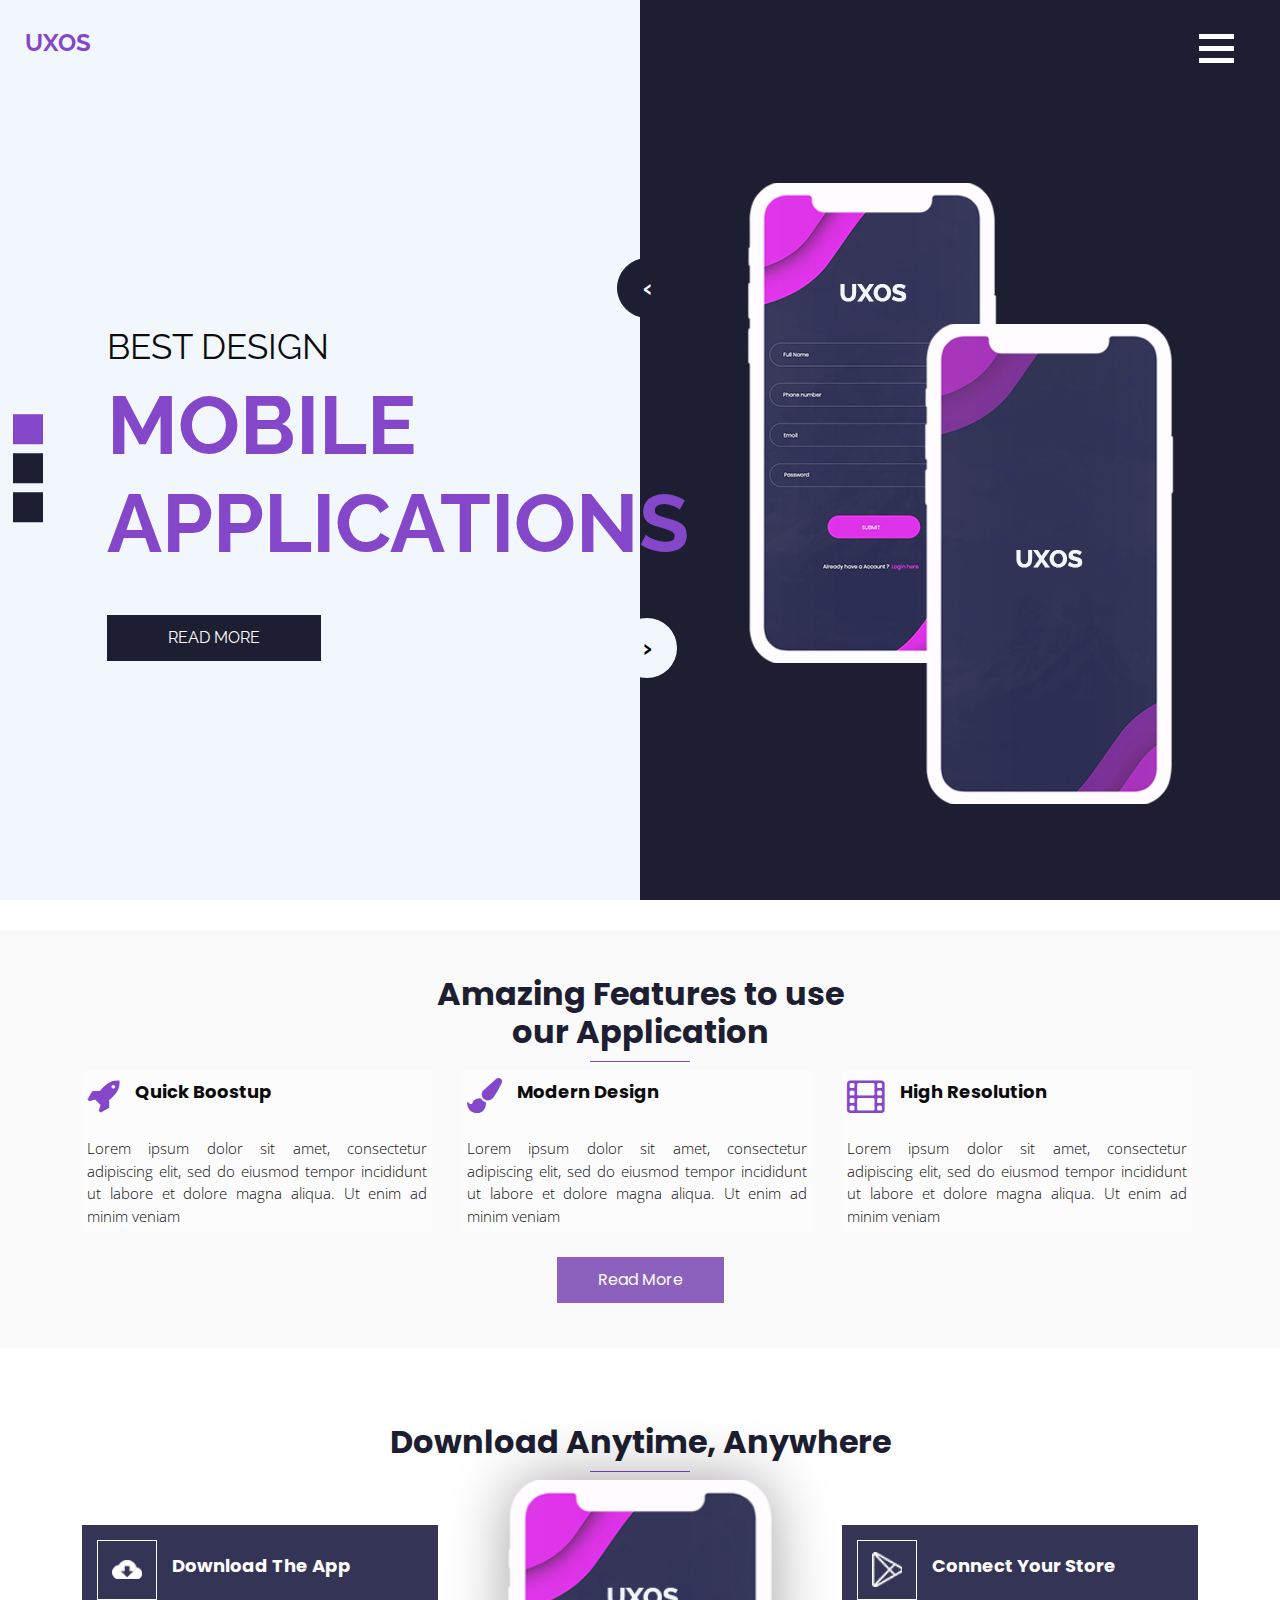
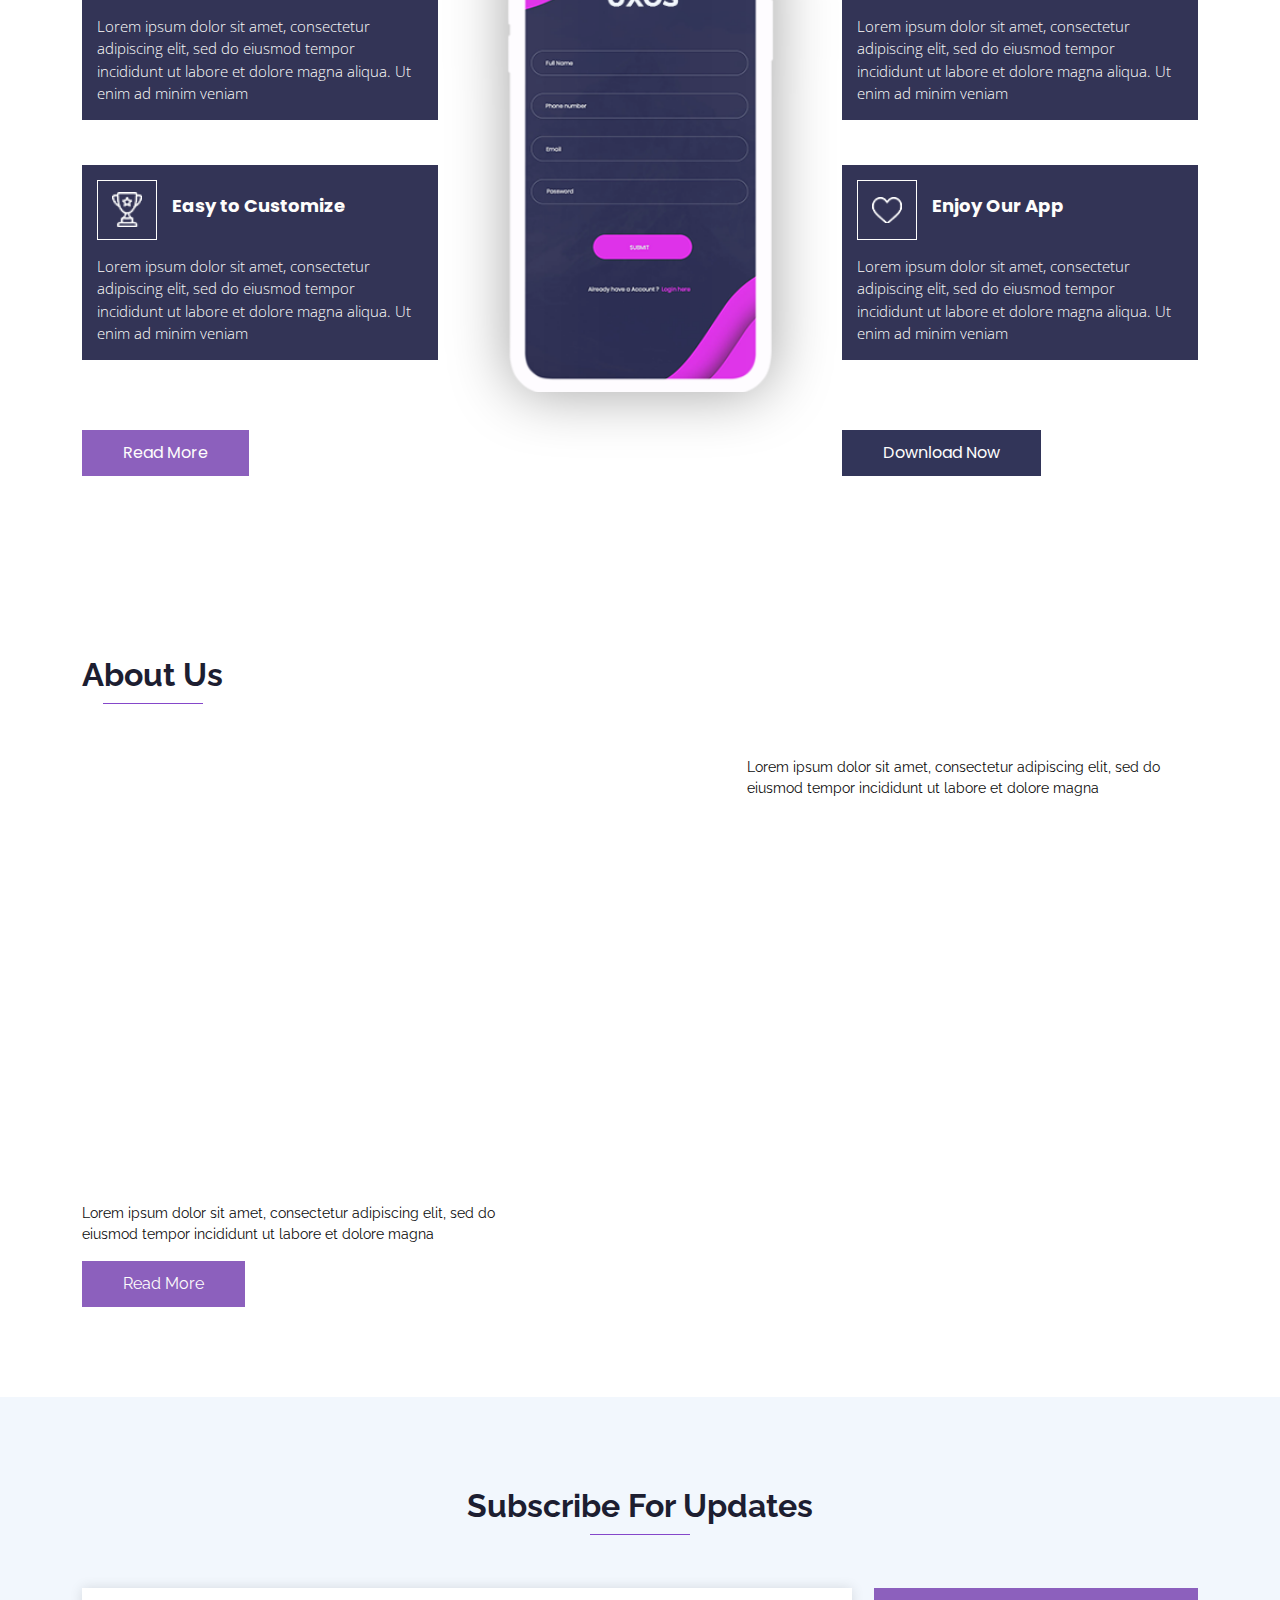
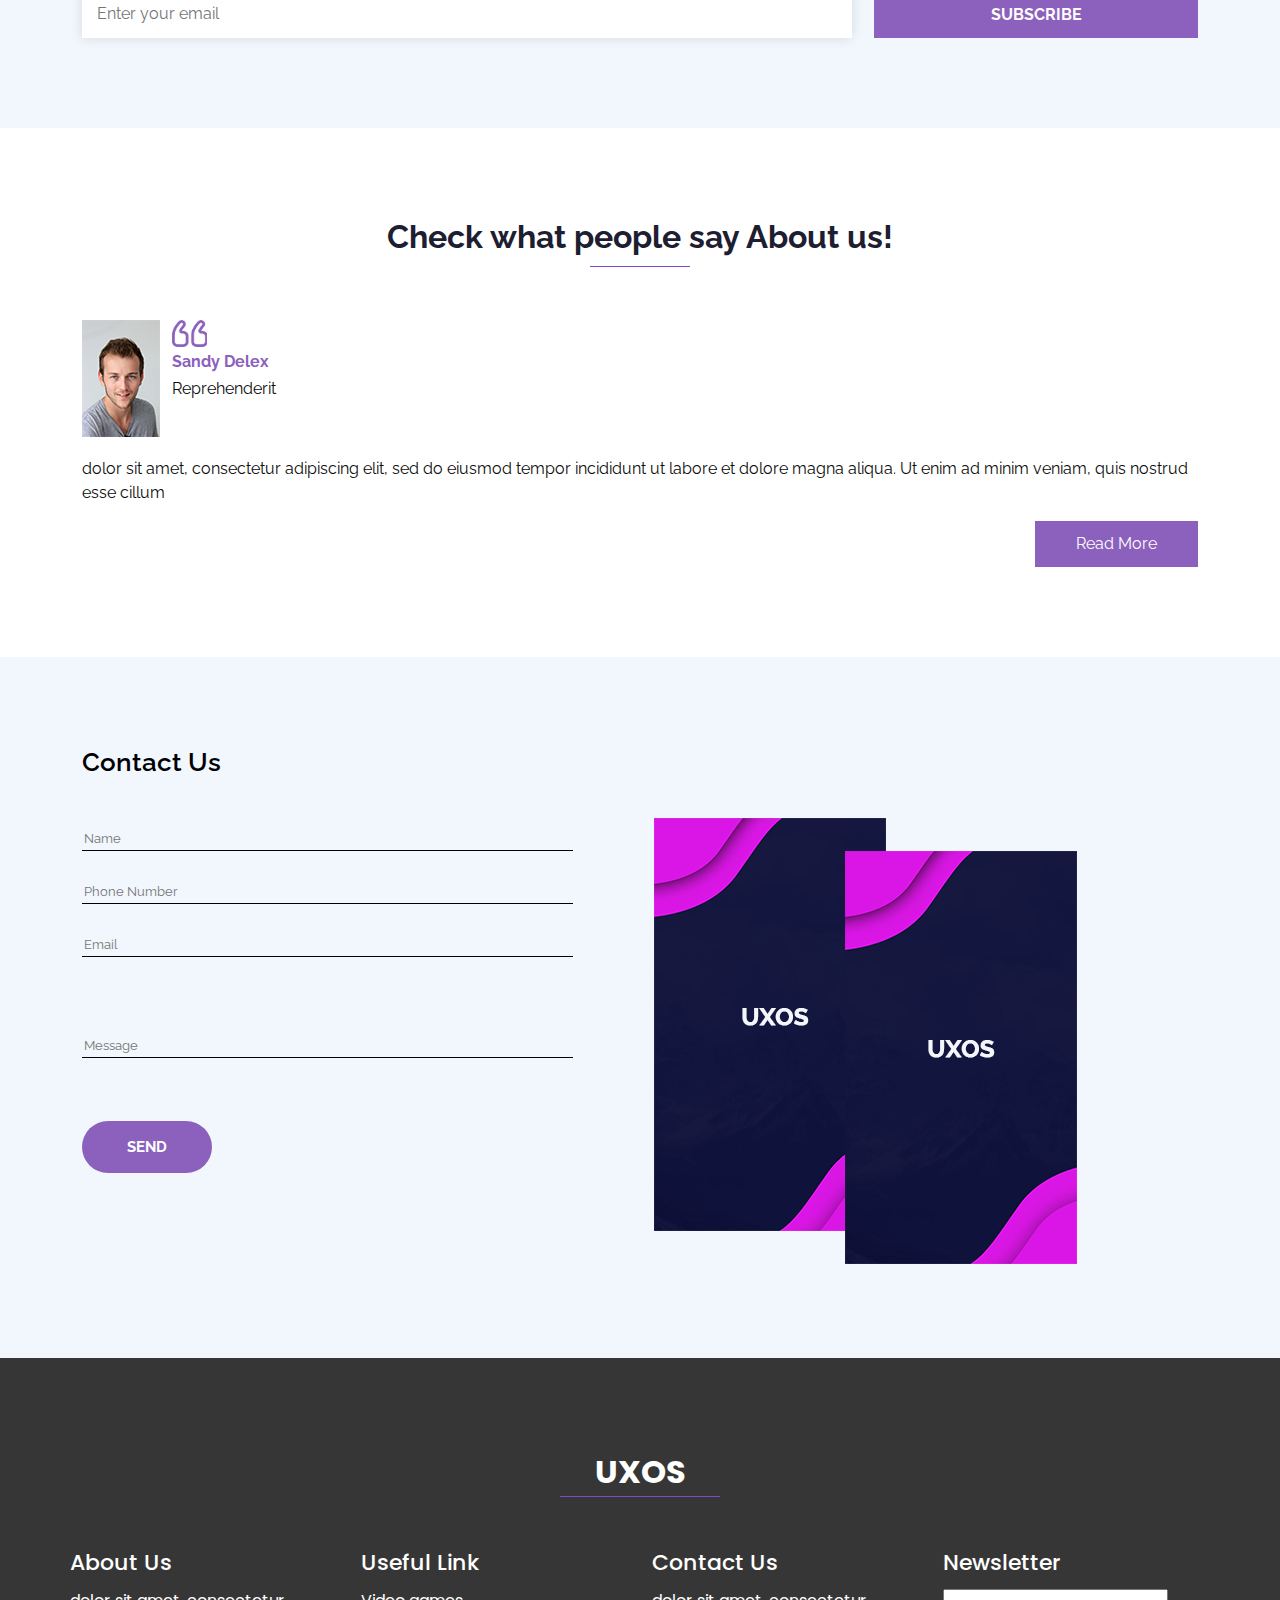
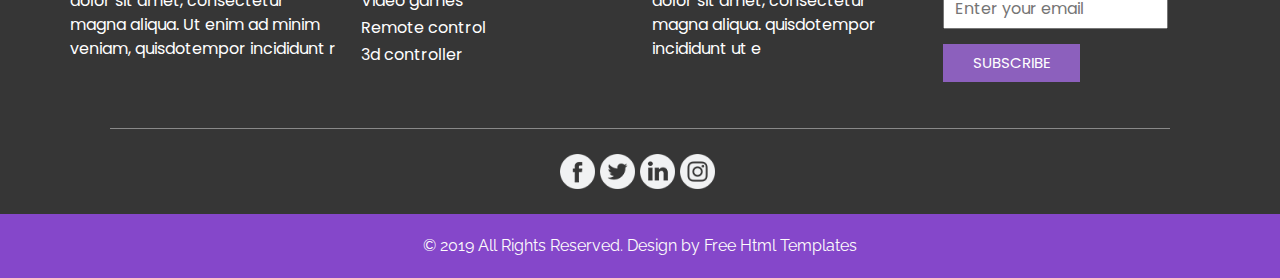
<file: index.html>
<!DOCTYPE html>
<html lang="en">

<head>
    <meta charset="UTF-8">
    <meta http-equiv="X-UA-Compatible" content="IE=edge">
    <meta name="viewport" content="width=device-width, initial-scale=1.0">
    <title>UXOS</title>
    <link href="https://fonts.googleapis.com/css?family=Open+Sans:400,700|Poppins:400,700|Raleway:400,700&display=swap"
        rel="stylesheet" />
    <link rel="stylesheet" href="css/owl.carousel.css">
    <link rel="stylesheet" href="css/owl.theme.default.css">
    <link rel="stylesheet" href="css/bootstrap.css">
    <link rel="stylesheet" href="css/font-awesome.css">
    <link rel="stylesheet" href="css/style.css">
</head>

<body>
    <div class="hero-area">
        <!-- header section start -->
        <header class="header_section">
            <div class="container-fluid">
                <nav class="navbar navbar-expand-lg custom_nav-container">
                    <a class="navbar-brand" href="index.html">
                        <span>
                            UXOS
                        </span>
                    </a>

                    <div class="navbar-collapse" id="">
                        <div class="custom_menu-btn">
                            <button onclick="openNav()">
                                <span class="s-1"> </span>
                                <span class="s-2"> </span>
                                <span class="s-3"> </span>
                            </button>
                        </div>
                        <div id="myNav" class="overlay">
                            <div class="overlay-content">
                                <a href="index.html">HOME</a>
                                <a href="about.html">ABOUT</a>
                                <a href="feature.html">FEATURE</a>
                                <a href="contact.html">CONTACT US</a>
                            </div>
                        </div>
                    </div>
                </nav>
            </div>
        </header>
        <!-- end header section -->
        <!--slider section  -->
        <section class=" slider-section position-relative">
            <div class="container">
                <div class="row">
                    <div class="col-md-7">
                        <div class="detail-box">
                            <h2>
                                best design
                            </h2>
                            <h1>
                                Mobile <br />
                                applications
                            </h1>
                            <div>
                                <a href="">
                                    Read More
                                </a>
                            </div>
                        </div>
                    </div>
                    <div class="col-md-5">
                        <div class="logo-carousel-inner owl-carousel owl-theme">
                            <div class="single-logo-item">
                                <img src="image/slider-img.png">
                            </div>
                            <div class="single-logo-item">
                                <img src="image/slider-img.png">
                            </div>
                            <div class="single-logo-item">
                                <img src="image/slider-img.png">
                            </div>
                        </div>
                    </div>
                </div>
            </div>

        </section>
    </div>
    <!-- end header -->
    </div>
    <!-- Feature -->
    <section class="Features">
        <div class="container">
            <div class="row">
                <div class="col-lg-12">
                    <div class="header-container">
                        <h2>Amazing Features to use <br> our Application</h2>
                    </div>
                </div>
            </div>
            <div class="row">
                <div class="col-md-4">
                    <div class="box">
                        <div class="head-box">
                            <div class="img-box">
                                <i class="fa fa-rocket"></i>
                            </div>
                            <h6>Quick Boostup</h6>
                        </div>
                        <div class="detail-box">
                            <p>Lorem ipsum dolor sit amet, consectetur adipiscing elit, sed do eiusmod tempor incididunt
                                ut labore et dolore magna aliqua. Ut enim ad minim veniam</p>
                        </div>
                    </div>
                </div>
                <div class="col-md-4">
                    <div class="box">
                        <div class="head-box">
                            <div class="img-box">
                                <i class="fa fa-paint-brush"></i>
                            </div>
                            <h6>Modern Design</h6>
                        </div>
                        <div class="detail-box">
                            <p>Lorem ipsum dolor sit amet, consectetur adipiscing elit, sed do eiusmod tempor incididunt
                                ut labore et dolore magna aliqua. Ut enim ad minim veniam</p>
                        </div>
                    </div>
                </div>
                <div class="col-md-4">
                    <div class="box">
                        <div class="head-box">
                            <div class="img-box">
                                <i class="fa fa-film"></i>
                            </div>
                            <h6>High Resolution</h6>
                        </div>
                        <div class="detail-box">
                            <p>Lorem ipsum dolor sit amet, consectetur adipiscing elit, sed do eiusmod tempor incididunt
                                ut labore et dolore magna aliqua. Ut enim ad minim veniam</p>
                        </div>
                    </div>
                </div>
            </div>
            <div class="d-flex justify-content-center">
                <a href="">
                    Read More
                </a>
            </div>
        </div>
    </section>
    <!-- Feature : the end -->
    <!-- download -section -->
    <section class="download_section layout_padding-bottom">
        <div class="container">
            <div class="header-container">
                <h2>
                    Download Anytime, Anywhere
                </h2>
            </div>
            <div class="layout_padding2-top">
                <div class="row">
                    <div class="col-md-4">
                        <div class="box">
                            <div class="head-box">
                                <div class="img-box">
                                    <img src="image/cloud-download.png" alt="" />
                                </div>
                                <h6>
                                    Download The App
                                </h6>
                            </div>
                            <div class="detail-box">
                                <p>
                                    Lorem ipsum dolor sit amet, consectetur adipiscing elit, sed
                                    do eiusmod tempor incididunt ut labore et dolore magna
                                    aliqua. Ut enim ad minim veniam
                                </p>
                            </div>
                        </div>
                        <div class="box">
                            <div class="head-box">
                                <div class="img-box">
                                    <img src="image/trophy_.png" alt="" />
                                </div>
                                <h6>
                                    Easy to Customize
                                </h6>
                            </div>
                            <div class="detail-box">
                                <p>
                                    Lorem ipsum dolor sit amet, consectetur adipiscing elit, sed
                                    do eiusmod tempor incididunt ut labore et dolore magna
                                    aliqua. Ut enim ad minim veniam
                                </p>
                            </div>
                        </div>
                        <div>
                            <a href="" class="btn-1">
                                Read More
                            </a>
                        </div>
                    </div>
                    <div class="col-md-4">
                        <div class="main-img-box">
                            <img src="image/download-img.png" alt="" />
                        </div>
                    </div>
                    <div class="col-md-4">
                        <div class="box">
                            <div class="head-box">
                                <div class="img-box">
                                    <img src="image/playstore.png" alt="" />
                                </div>
                                <h6>
                                    Connect Your Store
                                </h6>
                            </div>
                            <div class="detail-box">
                                <p>
                                    Lorem ipsum dolor sit amet, consectetur adipiscing elit, sed
                                    do eiusmod tempor incididunt ut labore et dolore magna
                                    aliqua. Ut enim ad minim veniam
                                </p>
                            </div>
                        </div>
                        <div class="box">
                            <div class="head-box">
                                <div class="img-box">
                                    <img src="image/heart.png" alt="" />
                                </div>
                                <h6>
                                    Enjoy Our App
                                </h6>
                            </div>
                            <div class="detail-box">
                                <p>
                                    Lorem ipsum dolor sit amet, consectetur adipiscing elit, sed
                                    do eiusmod tempor incididunt ut labore et dolore magna
                                    aliqua. Ut enim ad minim veniam
                                </p>
                            </div>
                        </div>
                        <div>
                            <a href="" class="btn-2">
                                Download Now
                            </a>
                        </div>
                    </div>
                </div>
            </div>
        </div>
    </section>
    <!--download section : the end  -->
    <!-- about section -->
    <section class="about-section layout-padding">
        <div class="container">
            <div class="header-container d-flex justify-content-lg-start">
                <h2>
                    About Us
                </h2>
            </div>
            <div class="layout-padding2-top">
                <div class="row">
                    <div class="col-md-5">
                        <div class="detail-box b-1">
                            <p>
                                Lorem ipsum dolor sit amet, consectetur adipiscing elit, sed do eiusmod tempor
                                incididunt ut labore et dolore magna
                            </p>
                            <a href="">
                                Read More
                            </a>
                        </div>
                    </div>
                    <div class="col-md-5">
                        <div class="detail-box b-2">
                            <p>
                                Lorem ipsum dolor sit amet, consectetur adipiscing elit, sed do eiusmod tempor
                                incididunt ut labore et dolore magna
                            </p>
                        </div>
                    </div>
                </div>
            </div>
        </div>
    </section>
    <!-- about section : the end -->
    <!-- subscribe section -->
    <section class="subscribe-section layout-padding">
        <div class="container">
            <div class="header-container">
                <h2>Subscribe For Updates</h2>
            </div>
            <form action="" class="layout-padding2-top">
                <input type="email" placeholder="Enter your email">
                <button>
                    Subscribe
                </button>
            </form>
        </div>
    </section>
    <!--end subscribe section  -->
    <!-- client section -->
    <section class="client-section layout-margin">
        <div class="container">
            <div class="header-container">
                <h2>Check what people say About us!</h2>
            </div>
            <div class="client-container layout-padding2-top">
                <div class="client-id">
                    <div class="img-box">
                        <img src="image/client.png" alt="">
                    </div>
                    <div class="name">
                        <img src="image/quote.png" alt="">
                        <h6>
                            Sandy Delex
                        </h6>
                        <p>
                            Reprehenderit
                        </p>
                    </div>
                </div>
                <div class="client-detail">
                    <p>dolor sit amet, consectetur adipiscing elit, sed do eiusmod tempor
                        incididunt ut labore et dolore magna aliqua. Ut enim ad minim
                        veniam, quis nostrud esse cillum</p>
                </div>
                <div class="d-flex justify-content-end">
                    <a href="">
                        Read More
                    </a>
                </div>
            </div>
        </div>
    </section>
    <!-- client section the end -->
    <!-- contact section -->
    <section class="contact-section layout-padding">
        <div class="container">
            <div class="d-flex">
                <h2>
                    Contact Us
                </h2>
            </div>
            <div class="row">
                <div class="col-md-6">
                    <form action="">
                        <div class="contact-form-container">
                            <div>
                                <div>
                                    <input type="text" placeholder="Name">
                                </div>
                                <div>
                                    <input type="text" placeholder="Phone Number">
                                </div>
                                <div>
                                    <input type="email" placeholder="Email">
                                </div>
                                <div class="mt-5">
                                    <input type="text" placeholder="Message">
                                </div>
                                <div class="mt-5">
                                    <button type="submit">
                                        send
                                    </button>
                                </div>
                            </div>

                        </div>

                    </form>
                </div>
                <div class="col-md-6">
                    <div class="contact-img-box">
                        <img src="image/contact-img.png" alt="">
                    </div>
                </div>
            </div>
        </div>
    </section>
    <!-- contact section the end -->
    <!-- info section -->
    <section class="info-section layout-padding-top">
        <div class="info-logo-box">
            <h2>
                UXOS
            </h2>
        </div>
        <div class="container layout-padding2">
            <div class="row">
                <div class="col-md-3">
                    <h5>
                        About Us
                    </h5>
                    <p>
                        dolor sit amet, consectetur magna aliqua. Ut enim ad minim veniam, quisdotempor incididunt r
                    </p>
                </div>
                <div class="col-md-3">
                    <h5>
                        Useful Link
                    </h5>
                    <ul>
                        <li>
                            <a href="">
                                Video games
                            </a>
                        </li>
                        <li>
                            <a href="">
                                Remote control
                            </a>
                        </li>
                        <li>
                            <a href="">
                                3d controller
                            </a>
                        </li>
                    </ul>
                </div>
                <div class="col-md-3">
                    <h5>
                        Contact Us
                    </h5>
                    <p>
                        dolor sit amet, consectetur magna aliqua. quisdotempor incididunt ut e
                    </p>
                </div>
                <div class="col-md-3">

                    <div class="subscribe-container">
                        <h5>
                            Newsletter
                        </h5>
                        <div class="form-container">
                            <form action="">
                                <input type="email" placeholder="Enter your email">
                                <button type="submit">
                                    Subscribe
                                </button>
                            </form>
                        </div>
                    </div>

                </div>
            </div>
        </div>
        <div class="container">
            <div class="social-container">

                <div class="social-box">
                    <a href="">
                        <img src="image/fb.png" alt="">
                    </a>

                    <a href="">
                        <img src="image/twitter.png" alt="">
                    </a>
                    <a href="">
                        <img src="image/linkedin.png" alt="">
                    </a>
                    <a href="">
                        <img src="image/instagram.png" alt="">
                    </a>
                </div>
            </div>
        </div>
    </section>
    <!-- end info section -->
    <!-- footer section -->
    <section class="container-fluid footer-section">
        <p>
            &copy; 2019 All Rights Reserved. Design by
            <a href="https://html.design/">Free Html Templates</a>
        </p>
    </section>
    <!-- footer section -->
    <!-- script tag -->
    <script src="js/jquery.min.js"></script>
    <script src="js/bootstrap.js"></script>
    <script src="js/owl.carousel.min.js"></script>
    <script>
        function openNav() {
            document.getElementById('myNav').classList.toggle('menu_width');
            document.querySelector('.custom_menu-btn').classList.toggle('menu_btn-style');
        }
        $('.logo-carousel-inner').owlCarousel({
            items: 2,
            loop: true,
            autoplay: true,
            margin: 30,
            responsive: {
                0: {
                    items: 1,
                    nav: true
                },
                600: {
                    items: 1,
                    nav: true
                },
                1000: {
                    items: 1,
                    nav: true,
                    loop: true
                }
            }
        })
    </script>
</body>

</html>
</file>
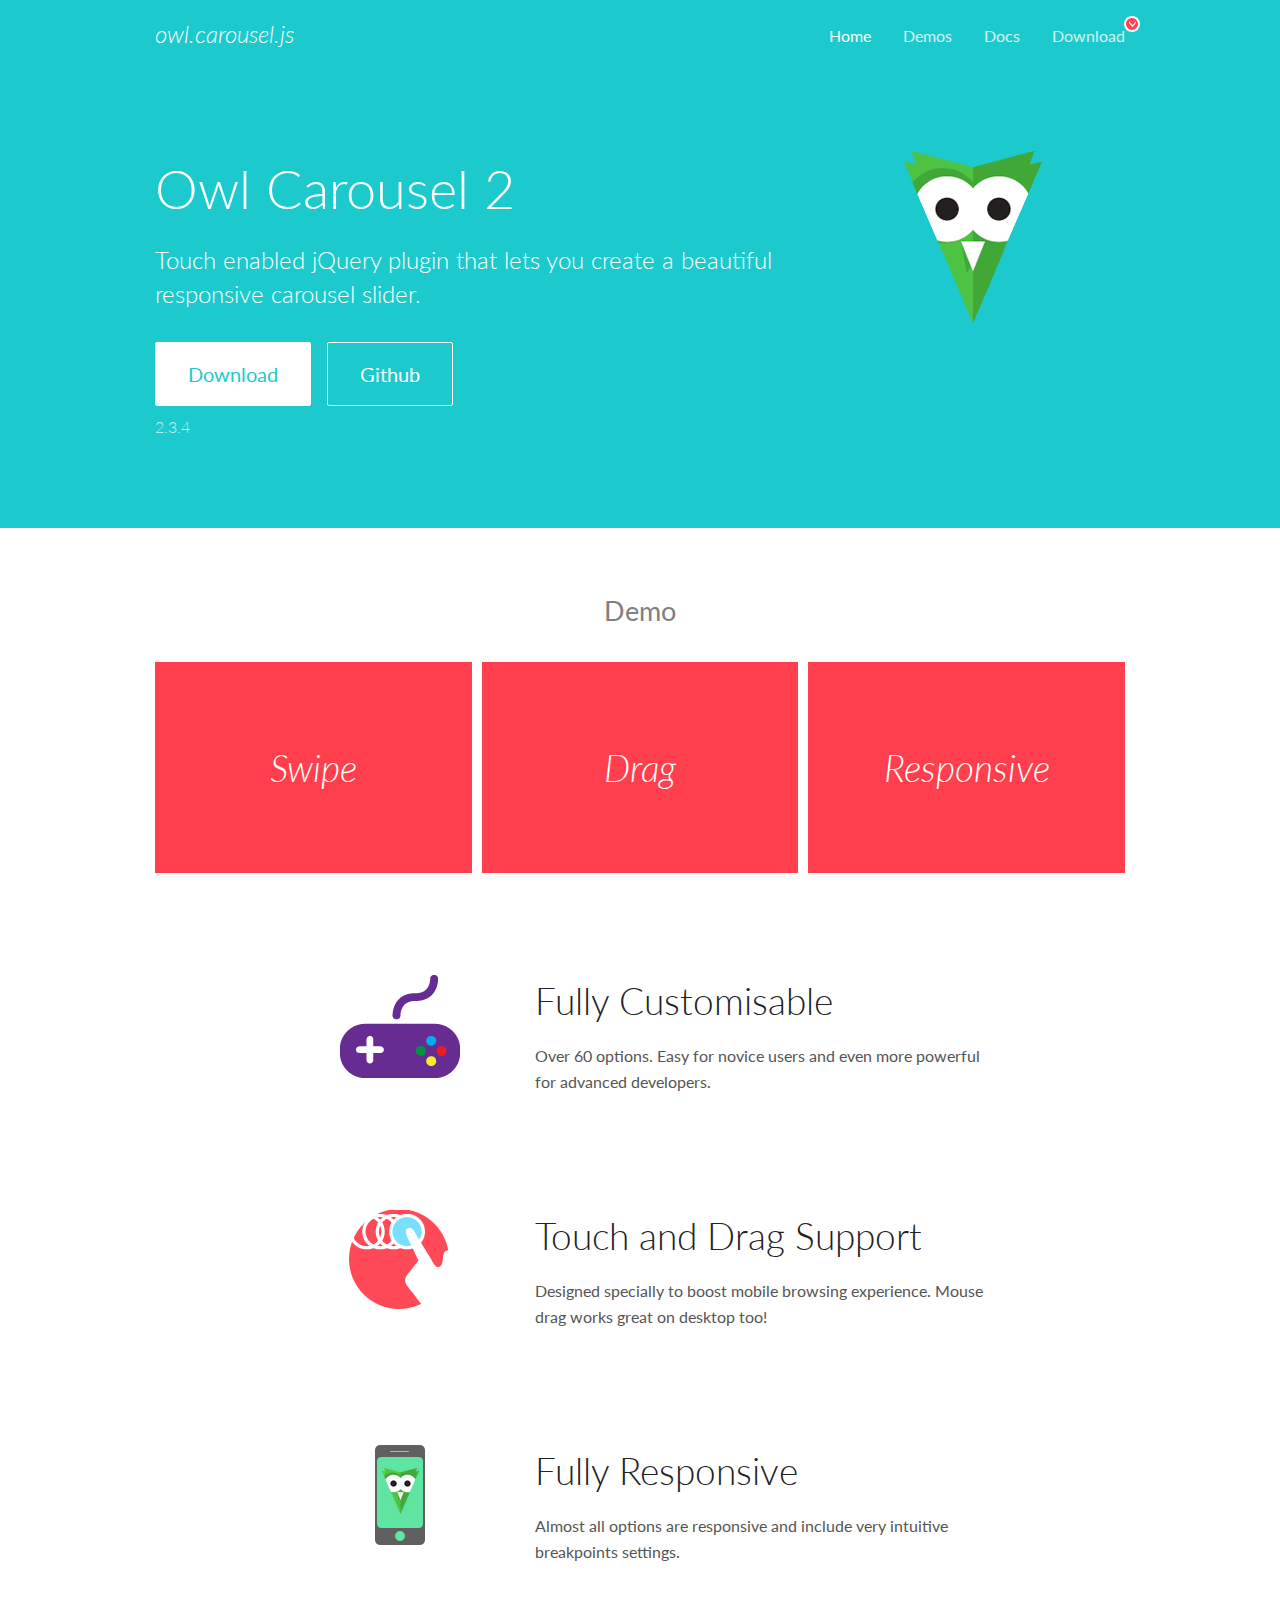
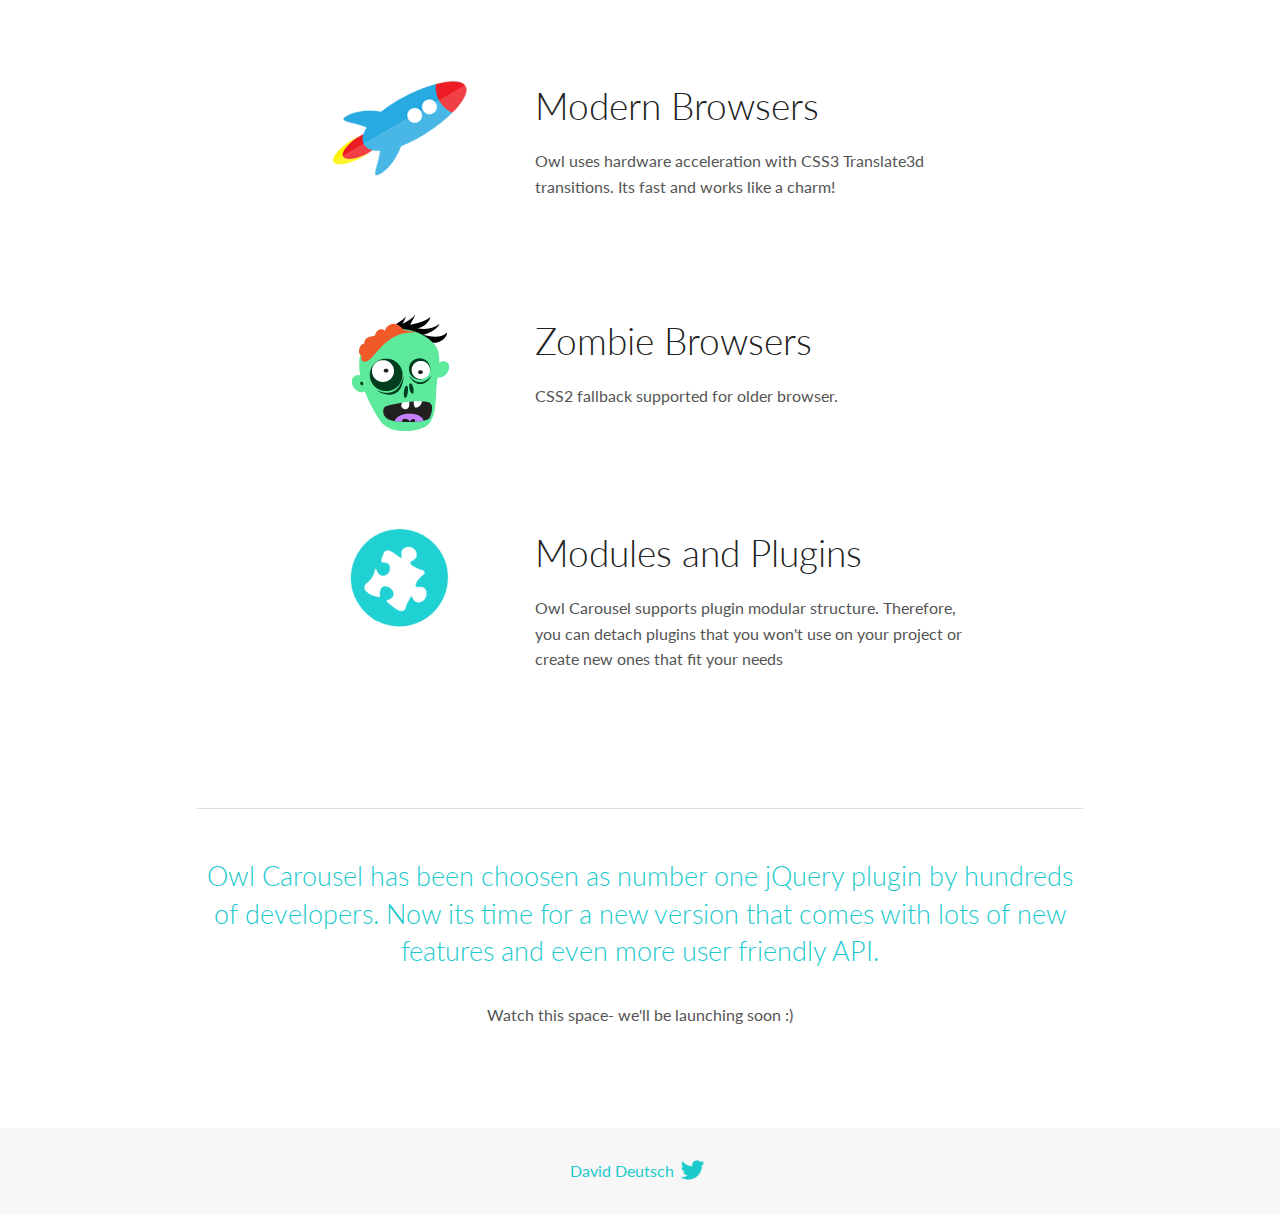
<file: css/OwlCarousel2-2.3.4/docs/index.html>
<!DOCTYPE html>
<html lang="en">
  <head>

    <!-- head -->
    <meta charset="utf-8">
    <meta name="msapplication-tap-highlight" content="no" />
    <meta name="viewport" content="width=device-width, initial-scale=1.0" />
    <meta name="description" content="Touch enabled jQuery plugin that lets you create beautiful responsive carousel slider.">
    <meta name="author" content="David Deutsch">
    <title>
      Home | Owl Carousel | 2.3.4
    </title>

    <!-- Stylesheets -->
    <link href='https://fonts.googleapis.com/css?family=Lato:300,400,700,400italic,300italic' rel='stylesheet' type='text/css'>
    <link rel="stylesheet" href="assets/css/docs.theme.min.css">

    <!-- Owl Stylesheets -->
    <link rel="stylesheet" href="assets/owlcarousel/assets/owl.carousel.min.css">
    <link rel="stylesheet" href="assets/owlcarousel/assets/owl.theme.default.min.css">

    <!-- HTML5 shim and Respond.js IE8 support of HTML5 elements and media queries -->

    <!--[if lt IE 9]>
      <script src="https://oss.maxcdn.com/libs/html5shiv/3.7.0/html5shiv.js"></script>
      <script src="https://oss.maxcdn.com/libs/respond.js/1.3.0/respond.min.js"></script>
    <![endif]-->

    <!-- Favicons -->
    <link rel="apple-touch-icon-precomposed" sizes="144x144" href="assets/ico/apple-touch-icon-144-precomposed.png">
    <link rel="shortcut icon" href="assets/ico/favicon.png">
    <link rel="shortcut icon" href="favicon.ico">

    <!-- Yeah i know js should not be in header. Its required for demos.-->

    <!-- javascript -->
    <script src="assets/vendors/jquery.min.js"></script>
    <script src="assets/owlcarousel/owl.carousel.js"></script>
  </head>
  <body>

    <!-- header -->
    <header class="header">
      <div class="row">
        <div class="large-12 columns">
          <div class="brand left">
            <h3>
              <a href="/OwlCarousel2/">owl.carousel.js</a> 
            </h3>
          </div>
          <a id="toggle-nav" class="right">
            <span></span> <span></span> <span></span> 
          </a> 
          <div class="nav-bar">
            <ul class="clearfix">
              <li class="active">
                <a href="/OwlCarousel2/index.html">Home</a> 
              </li>
              <li> <a href="/OwlCarousel2/demos/demos.html">Demos</a>  </li>
              <li> <a href="/OwlCarousel2/docs/started-welcome.html">Docs</a>  </li>
              <li>
                <a href="https://github.com/OwlCarousel2/OwlCarousel2/archive/2.3.4.zip">Download</a> 
                <span class="download"></span> 
              </li>
            </ul>
          </div>
        </div>
      </div>
    </header>

    <!-- home panel -->
    <section id="hero">
      <div class="row">
        <div class="large-8 medium-8 columns">
          <h1>Owl Carousel 2</h1>
          <h4>Touch enabled jQuery plugin that lets you create a beautiful responsive carousel slider.</h4>
          <a href="https://github.com/OwlCarousel2/OwlCarousel2/archive/2.3.4.zip" class="hero-button">Download</a> 
          <a href="https://github.com/OwlCarousel2/OwlCarousel2" class="hero-button outline">Github</a> 
          <p>2.3.4</p>
        </div>
        <div class="large-4 medium-4 columns">
          <img class="owl-logo" src="assets/img/owl-logo.png" alt="mr. Owl">
        </div>
      </div>
    </section>

    <!-- body -->
    <div class="home-demo">
      <div class="row">
        <div class="large-12 columns">
          <h3>Demo</h3>
          <div class="owl-carousel">
            <div class="item">
              <h2>Swipe</h2>
            </div>
            <div class="item">
              <h2>Drag</h2>
            </div>
            <div class="item">
              <h2>Responsive</h2>
            </div>
            <div class="item">
              <h2>CSS3</h2>
            </div>
            <div class="item">
              <h2>Fast</h2>
            </div>
            <div class="item">
              <h2>Easy</h2>
            </div>
            <div class="item">
              <h2>Free</h2>
            </div>
            <div class="item">
              <h2>Upgradable</h2>
            </div>
            <div class="item">
              <h2>Tons of options</h2>
            </div>
            <div class="item">
              <h2>Infinity</h2>
            </div>
            <div class="item">
              <h2>Auto Width</h2>
            </div>
          </div>
        </div>
      </div>
    </div>
    <script>
      var owl = $('.owl-carousel');
      owl.owlCarousel({
        margin: 10,
        loop: true,
        responsive: {
          0: {
            items: 1
          },
          600: {
            items: 2
          },
          1000: {
            items: 3
          }
        }
      })
    </script>

    <!-- features -->
    <div id="features">
      <div class="row">
        <div class="small-12 medium-9 small-centered columns">
          <section class="row feature">
            <div class="medium-4 small-12 columns">
              <img src="assets/img/feature-options.png" alt="">
            </div>
            <div class="medium-8 small-12 columns">
              <h2>Fully Customisable</h2>
              <p>Over 60 options. Easy for novice users and even more powerful for advanced developers.</p>
            </div>
          </section>
          <section class="row feature">
            <div class="medium-4 small-12 columns">
              <img src="assets/img/feature-drag.png" alt="">
            </div>
            <div class="medium-8 small-12 columns">
              <h2>Touch and Drag Support</h2>
              <p>Designed specially to boost mobile browsing experience. Mouse drag works great on desktop too!</p>
            </div>
          </section>
          <section class="row feature">
            <div class="medium-4 small-12 columns">
              <img src="assets/img/feature-responsive.png" alt="">
            </div>
            <div class="medium-8 small-12 columns">
              <h2>Fully Responsive</h2>
              <p>Almost all options are responsive and include very intuitive breakpoints settings.</p>
            </div>
          </section>
          <section class="row feature">
            <div class="medium-4 small-12 columns">
              <img src="assets/img/feature-modern.png" alt="">
            </div>
            <div class="medium-8 small-12 columns">
              <h2>Modern Browsers</h2>
              <p>Owl uses hardware acceleration with CSS3 Translate3d transitions. Its fast and works like a charm! </p>
            </div>
          </section>
          <section class="row feature">
            <div class="medium-4 small-12 columns">
              <img src="assets/img/feature-zombie.png" alt="">
            </div>
            <div class="medium-8 small-12 columns">
              <h2>Zombie Browsers</h2>
              <p>CSS2 fallback supported for older browser.</p>
            </div>
          </section>
          <section class="row feature">
            <div class="medium-4 small-12 columns">
              <img src="assets/img/feature-module.png" alt="">
            </div>
            <div class="medium-8 small-12 columns">
              <h2>Modules and Plugins</h2>
              <p>Owl Carousel supports plugin modular structure. Therefore, you can detach plugins that you won&#x27;t use on your project or create new ones that fit your needs</p>
            </div>
          </section>
        </div>
      </div>
    </div>

    <!-- footer -->
    <section id="teaser-text">
      <div class="row">
        <div class="small-12 medium-11 small-centered columns">
          <hr>
          <h3 id="owl-carousel-has-been-choosen-as-number-one-jquery-plugin-by-hundreds-of-developers-now-its-time-for-a-new-version-that-comes-with-lots-of-new-features-and-even-more-user-friendly-api-">Owl Carousel has been choosen as number one jQuery plugin by hundreds of developers. Now its time for a new version that comes with lots of new features and even more user friendly API.</h3>
          <p>Watch this space- we&#39;ll be launching soon :)</p>
        </div>
      </div>
    </section>

    <!-- footer -->
    <footer class="footer">
      <div class="row">
        <div class="large-12 columns">
          <h5>
            <a href="/OwlCarousel2/docs/support-contact.html">David Deutsch</a> 
            <a id="custom-tweet-button" href="https://twitter.com/share?url=https://github.com/OwlCarousel2/OwlCarousel2&text=Owl Carousel - This is so awesome! " target="_blank"></a> 
          </h5>
        </div>
      </div>
    </footer>

    <!-- vendors -->
    <script src="assets/vendors/highlight.js"></script>
    <script src="assets/js/app.js"></script>
  </body>
</html>
</file>
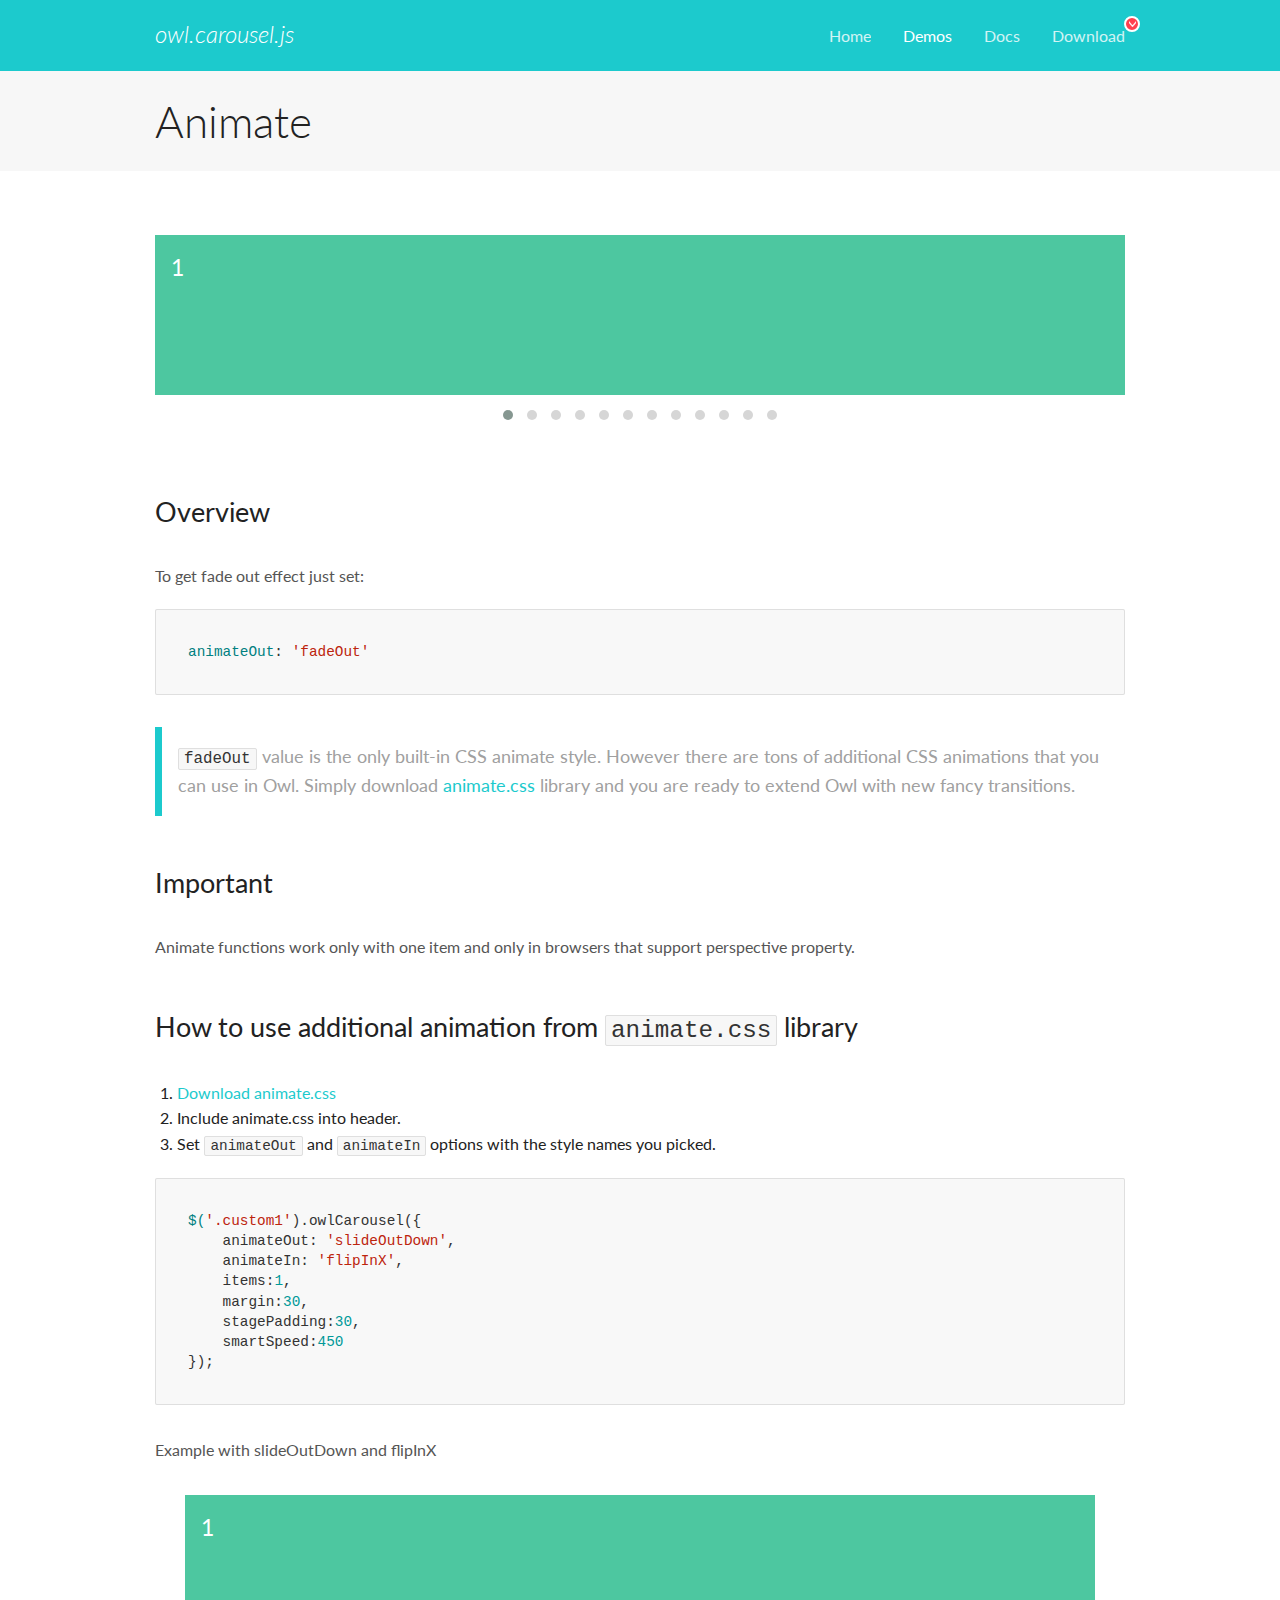
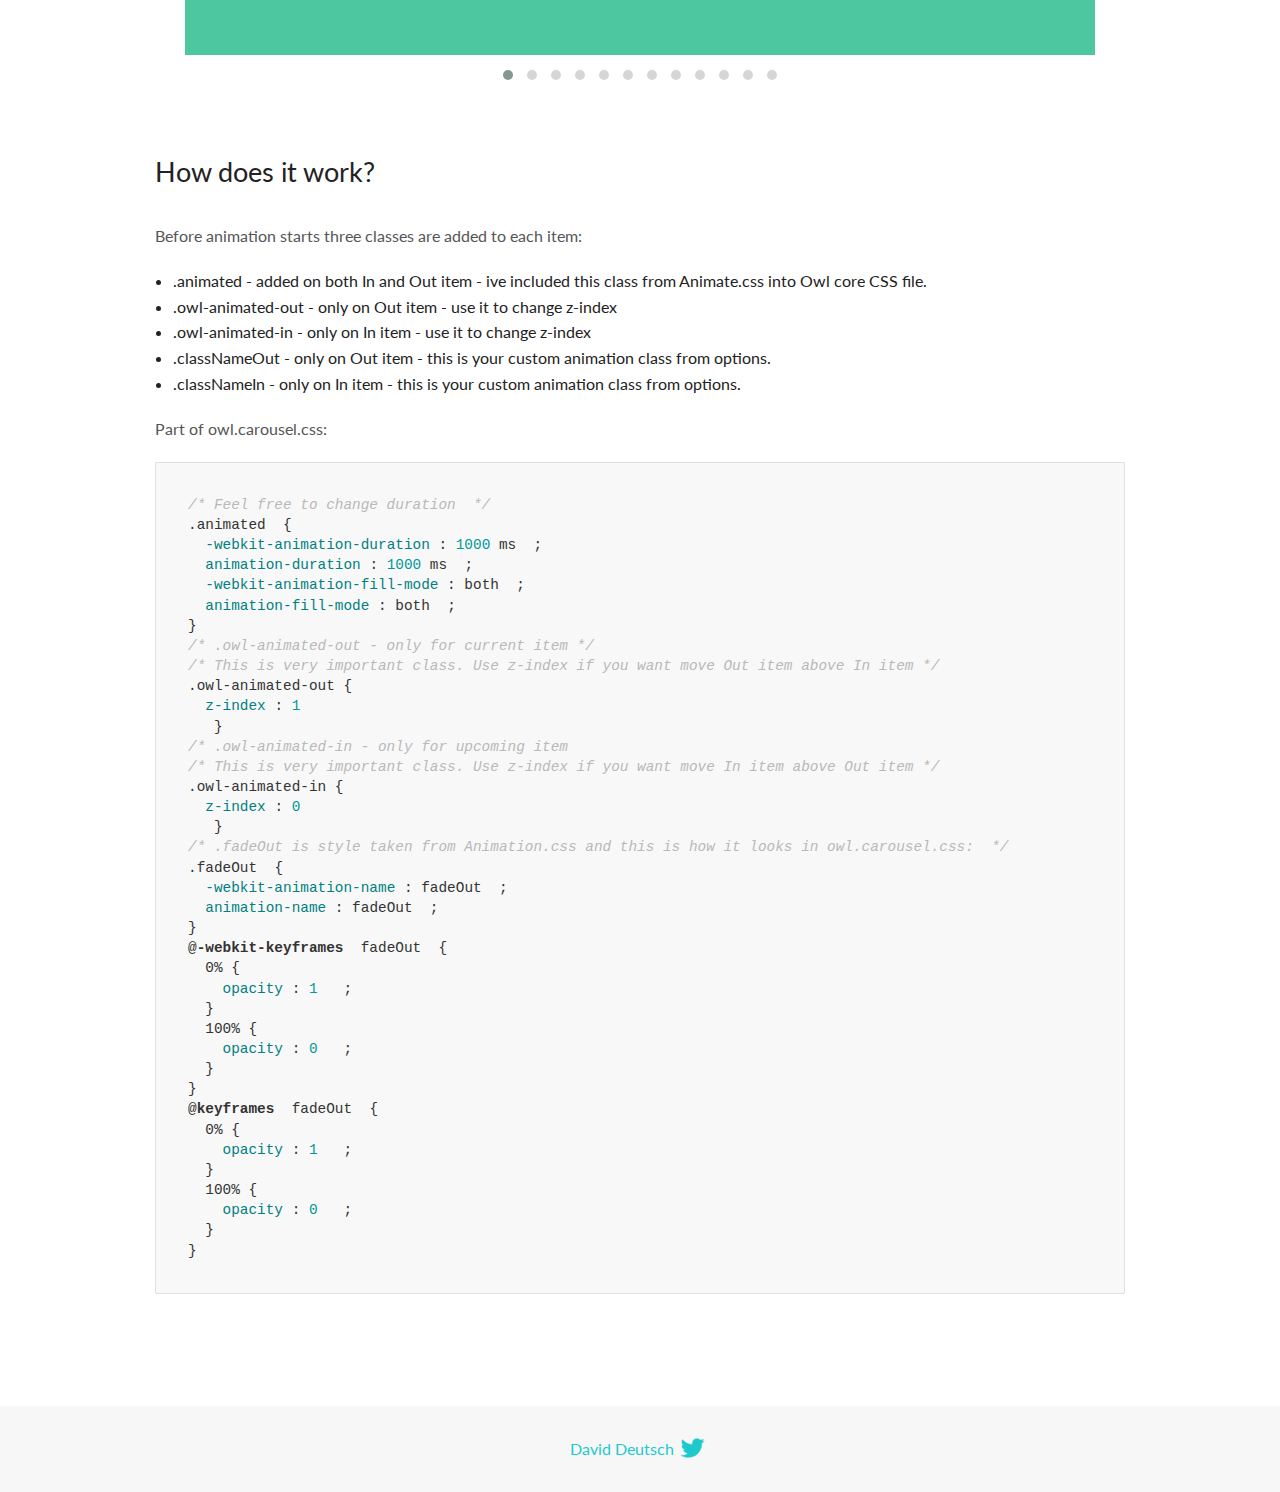
<file: css/OwlCarousel2-2.3.4/docs/demos/animate.html>
<!DOCTYPE html>
<html lang="en">
  <head>

    <!-- head -->
    <meta charset="utf-8">
    <meta name="msapplication-tap-highlight" content="no" />
    <meta name="viewport" content="width=device-width, initial-scale=1.0" />
    <meta name="description" content="Animate carousel">
    <meta name="author" content="David Deutsch">
    <title>
      Animate Demo | Owl Carousel | 2.3.4
    </title>

    <!-- Stylesheets -->
    <link href='https://fonts.googleapis.com/css?family=Lato:300,400,700,400italic,300italic' rel='stylesheet' type='text/css'>
    <link rel="stylesheet" href="../assets/css/docs.theme.min.css">

    <!-- Owl Stylesheets -->
    <link rel="stylesheet" href="../assets/owlcarousel/assets/owl.carousel.min.css">
    <link rel="stylesheet" href="../assets/owlcarousel/assets/owl.theme.default.min.css">

    <!-- HTML5 shim and Respond.js IE8 support of HTML5 elements and media queries -->

    <!--[if lt IE 9]>
      <script src="https://oss.maxcdn.com/libs/html5shiv/3.7.0/html5shiv.js"></script>
      <script src="https://oss.maxcdn.com/libs/respond.js/1.3.0/respond.min.js"></script>
    <![endif]-->

    <!-- Favicons -->
    <link rel="apple-touch-icon-precomposed" sizes="144x144" href="../assets/ico/apple-touch-icon-144-precomposed.png">
    <link rel="shortcut icon" href="../assets/ico/favicon.png">
    <link rel="shortcut icon" href="favicon.ico">

    <!-- Yeah i know js should not be in header. Its required for demos.-->

    <!-- javascript -->
    <script src="../assets/vendors/jquery.min.js"></script>
    <script src="../assets/owlcarousel/owl.carousel.js"></script>
  </head>
  <body>

    <!-- header -->
    <header class="header">
      <div class="row">
        <div class="large-12 columns">
          <div class="brand left">
            <h3>
              <a href="/OwlCarousel2/">owl.carousel.js</a> 
            </h3>
          </div>
          <a id="toggle-nav" class="right">
            <span></span> <span></span> <span></span> 
          </a> 
          <div class="nav-bar">
            <ul class="clearfix">
              <li> <a href="/OwlCarousel2/index.html">Home</a>  </li>
              <li class="active">
                <a href="/OwlCarousel2/demos/demos.html">Demos</a> 
              </li>
              <li> <a href="/OwlCarousel2/docs/started-welcome.html">Docs</a>  </li>
              <li>
                <a href="https://github.com/OwlCarousel2/OwlCarousel2/archive/2.3.4.zip">Download</a> 
                <span class="download"></span> 
              </li>
            </ul>
          </div>
        </div>
      </div>
    </header>

    <!-- title -->
    <section class="title">
      <div class="row">
        <div class="large-12 columns">
          <h1>Animate</h1>
        </div>
      </div>
    </section>

    <!--  Demos -->
    <section id="demos">
      <div class="row">
        <div class="large-12 columns">
          <div class="fadeOut owl-carousel owl-theme">
            <div class="item">
              <h4>1</h4>
            </div>
            <div class="item">
              <h4>2</h4>
            </div>
            <div class="item">
              <h4>3</h4>
            </div>
            <div class="item">
              <h4>4</h4>
            </div>
            <div class="item">
              <h4>5</h4>
            </div>
            <div class="item">
              <h4>6</h4>
            </div>
            <div class="item">
              <h4>7</h4>
            </div>
            <div class="item">
              <h4>8</h4>
            </div>
            <div class="item">
              <h4>9</h4>
            </div>
            <div class="item">
              <h4>10</h4>
            </div>
            <div class="item">
              <h4>11</h4>
            </div>
            <div class="item">
              <h4>12</h4>
            </div>
          </div>
          <h3 id="overview">Overview</h3>
          <p>To get fade out effect just set:</p>
          <pre><code>animateOut: &#39;fadeOut&#39;</code></pre>
          <blockquote>
            <p><code>fadeOut</code> value is the only built-in CSS animate style. However there are tons of additional CSS animations that you can use in Owl. Simply download
              <a href="https://daneden.github.io/animate.css/">animate.css</a>  library and you are ready to extend Owl with new fancy transitions.</p>
          </blockquote>
          <h3 id="important">Important</h3>
          <p>Animate functions work only with one item and only in browsers that support perspective property.</p>
          <h3 id="how-to-use-additional-animation-from-animate-css-library">How to use additional animation from <code>animate.css</code> library</h3>
          <ol>
            <li> <a href="https://daneden.github.io/animate.css/">Download animate.css</a>  </li>
            <li>Include animate.css into header.</li>
            <li>Set <code>animateOut</code> and <code>animateIn</code> options with the style names you picked.</li>
          </ol>
          <pre><code>$(&#39;.custom1&#39;).owlCarousel({
    animateOut: &#39;slideOutDown&#39;,
    animateIn: &#39;flipInX&#39;,
    items:1,
    margin:30,
    stagePadding:30,
    smartSpeed:450
});</code></pre>
          <p>Example with slideOutDown and flipInX</p>
          <div class="custom1 owl-carousel owl-theme">
            <div class="item">
              <h4>1</h4>
            </div>
            <div class="item">
              <h4>2</h4>
            </div>
            <div class="item">
              <h4>3</h4>
            </div>
            <div class="item">
              <h4>4</h4>
            </div>
            <div class="item">
              <h4>5</h4>
            </div>
            <div class="item">
              <h4>6</h4>
            </div>
            <div class="item">
              <h4>7</h4>
            </div>
            <div class="item">
              <h4>8</h4>
            </div>
            <div class="item">
              <h4>9</h4>
            </div>
            <div class="item">
              <h4>10</h4>
            </div>
            <div class="item">
              <h4>11</h4>
            </div>
            <div class="item">
              <h4>12</h4>
            </div>
          </div>
          <h3 id="how-does-it-work-">How does it work?</h3>
          <p>Before animation starts three classes are added to each item:</p>
          <ul>
            <li>.animated - added on both In and Out item - ive included this class from Animate.css into Owl core CSS file.</li>
            <li>.owl-animated-out - only on Out item - use it to change z-index</li>
            <li>.owl-animated-in - only on In item - use it to change z-index</li>
            <li>.classNameOut - only on Out item - this is your custom animation class from options.</li>
            <li>.classNameIn - only on In item - this is your custom animation class from options.</li>
          </ul>
          <p>Part of owl.carousel.css:</p>
          <pre><code class="language-css"><span class="comment">/* Feel free to change duration  */</span> 
<span class="class">.animated</span>  <span class="rules">{
  <span class="rule"><span class="attribute">-webkit-animation-duration</span> :<span class="value"> <span class="number">1000</span> ms</span> </span> ;
  <span class="rule"><span class="attribute">animation-duration</span> :<span class="value"> <span class="number">1000</span> ms</span> </span> ;
  <span class="rule"><span class="attribute">-webkit-animation-fill-mode</span> :<span class="value"> both</span> </span> ;
  <span class="rule"><span class="attribute">animation-fill-mode</span> :<span class="value"> both</span> </span> ;
<span class="rule">}</span> </span> 
<span class="comment">/* .owl-animated-out - only for current item */</span> 
<span class="comment">/* This is very important class. Use z-index if you want move Out item above In item */</span> 
<span class="class">.owl-animated-out</span> <span class="rules">{
  <span class="rule"><span class="attribute">z-index</span> :<span class="value"> <span class="number">1</span> 
</span> </span> </span> }
<span class="comment">/* .owl-animated-in - only for upcoming item
/* This is very important class. Use z-index if you want move In item above Out item */</span> 
<span class="class">.owl-animated-in</span> <span class="rules">{
  <span class="rule"><span class="attribute">z-index</span> :<span class="value"> <span class="number">0</span> 
</span> </span> </span> }
<span class="comment">/* .fadeOut is style taken from Animation.css and this is how it looks in owl.carousel.css:  */</span> 
<span class="class">.fadeOut</span>  <span class="rules">{
  <span class="rule"><span class="attribute">-webkit-animation-name</span> :<span class="value"> fadeOut</span> </span> ;
  <span class="rule"><span class="attribute">animation-name</span> :<span class="value"> fadeOut</span> </span> ;
<span class="rule">}</span> </span> 
<span class="at_rule">@<span class="keyword">-webkit-keyframes</span>  fadeOut </span> {
  0% <span class="rules">{
    <span class="rule"><span class="attribute">opacity</span> :<span class="value"> <span class="number">1</span> </span> </span> ;
  <span class="rule">}</span> </span> 
  100% <span class="rules">{
    <span class="rule"><span class="attribute">opacity</span> :<span class="value"> <span class="number">0</span> </span> </span> ;
  <span class="rule">}</span> </span> 
}
<span class="at_rule">@<span class="keyword">keyframes</span>  fadeOut </span> {
  0% <span class="rules">{
    <span class="rule"><span class="attribute">opacity</span> :<span class="value"> <span class="number">1</span> </span> </span> ;
  <span class="rule">}</span> </span> 
  100% <span class="rules">{
    <span class="rule"><span class="attribute">opacity</span> :<span class="value"> <span class="number">0</span> </span> </span> ;
  <span class="rule">}</span> </span> 
}</code></pre>
          <link rel="stylesheet" href="../assets/css/animate.css">
          <script>
            jQuery(document).ready(function($) {
              $('.fadeOut').owlCarousel({
                items: 1,
                animateOut: 'fadeOut',
                loop: true,
                margin: 10,
              });
              $('.custom1').owlCarousel({
                animateOut: 'slideOutDown',
                animateIn: 'flipInX',
                items: 1,
                margin: 30,
                stagePadding: 30,
                smartSpeed: 450
              });
            });
          </script>
        </div>
      </div>
    </section>

    <!-- footer -->
    <footer class="footer">
      <div class="row">
        <div class="large-12 columns">
          <h5>
            <a href="/OwlCarousel2/docs/support-contact.html">David Deutsch</a> 
            <a id="custom-tweet-button" href="https://twitter.com/share?url=https://github.com/OwlCarousel2/OwlCarousel2&text=Owl Carousel - This is so awesome! " target="_blank"></a> 
          </h5>
        </div>
      </div>
    </footer>

    <!-- vendors -->
    <script src="../assets/vendors/highlight.js"></script>
    <script src="../assets/js/app.js"></script>
  </body>
</html>
</file>
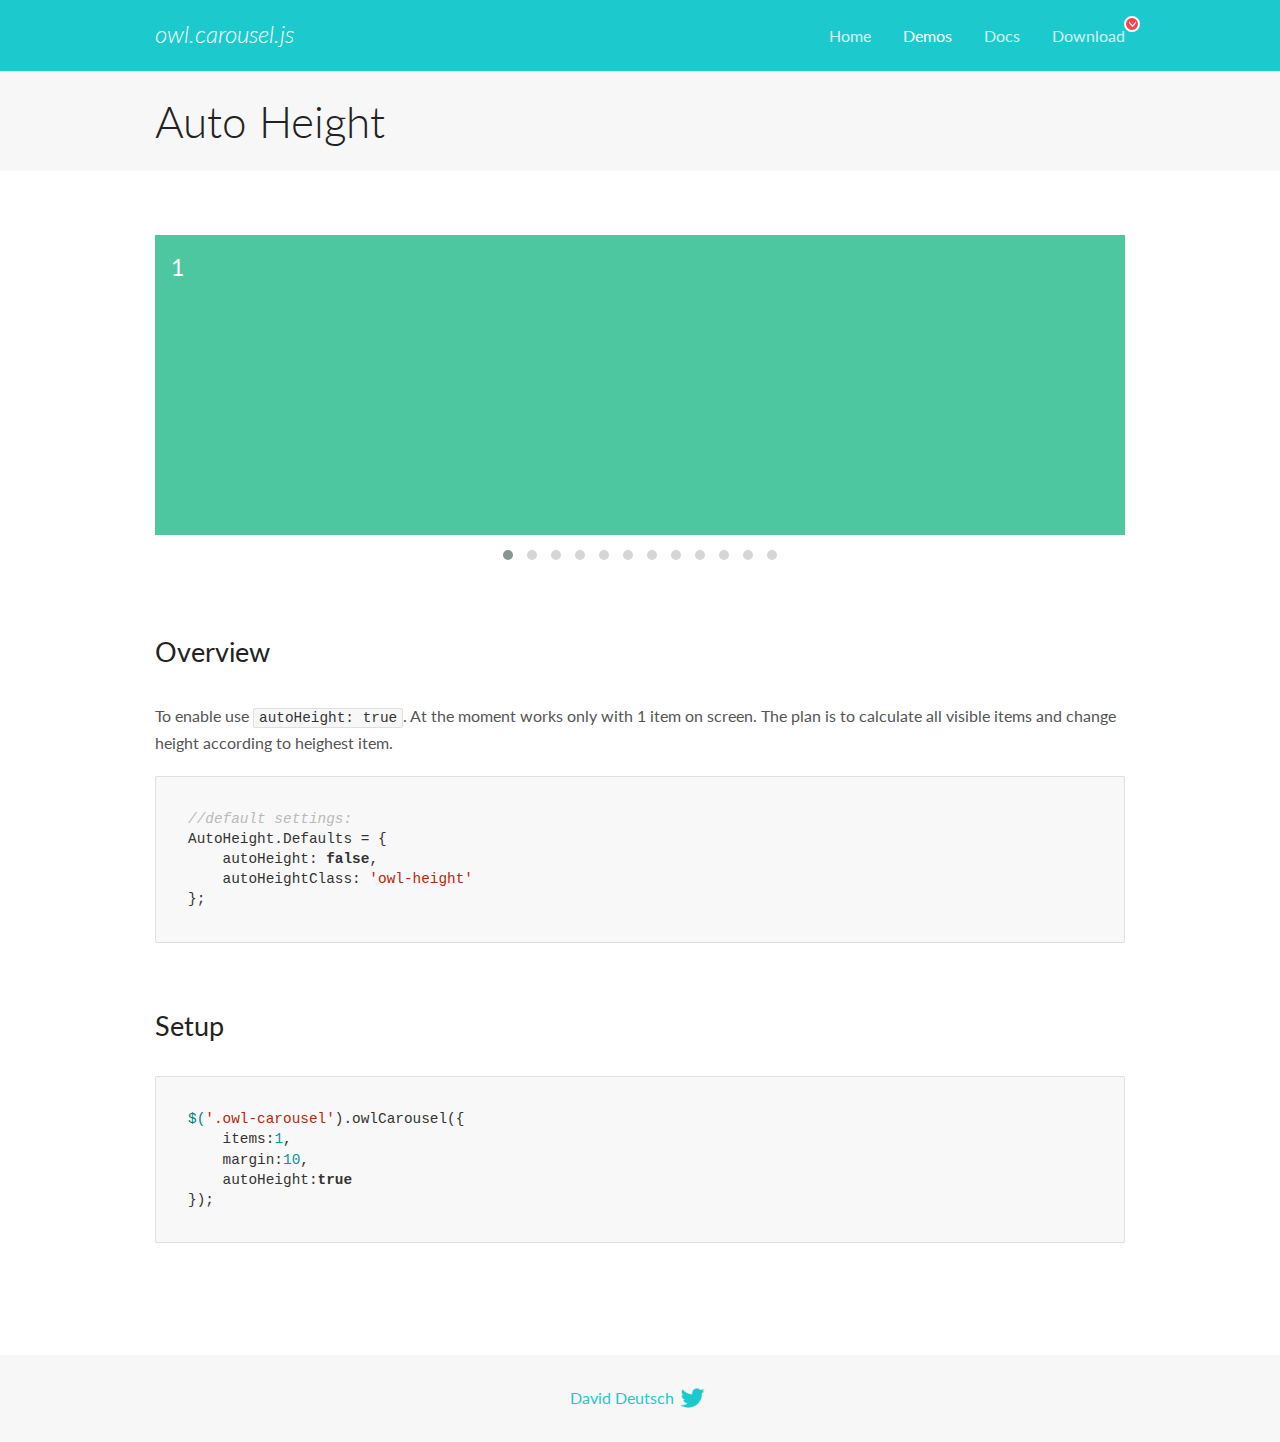
<file: css/OwlCarousel2-2.3.4/docs/demos/autoheight.html>
<!DOCTYPE html>
<html lang="en">
  <head>

    <!-- head -->
    <meta charset="utf-8">
    <meta name="msapplication-tap-highlight" content="no" />
    <meta name="viewport" content="width=device-width, initial-scale=1.0" />
    <meta name="description" content="autoHeight usage demo">
    <meta name="author" content="David Deutsch">
    <title>
      Auto Height Demo | Owl Carousel | 2.3.4
    </title>

    <!-- Stylesheets -->
    <link href='https://fonts.googleapis.com/css?family=Lato:300,400,700,400italic,300italic' rel='stylesheet' type='text/css'>
    <link rel="stylesheet" href="../assets/css/docs.theme.min.css">

    <!-- Owl Stylesheets -->
    <link rel="stylesheet" href="../assets/owlcarousel/assets/owl.carousel.min.css">
    <link rel="stylesheet" href="../assets/owlcarousel/assets/owl.theme.default.min.css">

    <!-- HTML5 shim and Respond.js IE8 support of HTML5 elements and media queries -->

    <!--[if lt IE 9]>
      <script src="https://oss.maxcdn.com/libs/html5shiv/3.7.0/html5shiv.js"></script>
      <script src="https://oss.maxcdn.com/libs/respond.js/1.3.0/respond.min.js"></script>
    <![endif]-->

    <!-- Favicons -->
    <link rel="apple-touch-icon-precomposed" sizes="144x144" href="../assets/ico/apple-touch-icon-144-precomposed.png">
    <link rel="shortcut icon" href="../assets/ico/favicon.png">
    <link rel="shortcut icon" href="favicon.ico">

    <!-- Yeah i know js should not be in header. Its required for demos.-->

    <!-- javascript -->
    <script src="../assets/vendors/jquery.min.js"></script>
    <script src="../assets/owlcarousel/owl.carousel.js"></script>
  </head>
  <body>

    <!-- header -->
    <header class="header">
      <div class="row">
        <div class="large-12 columns">
          <div class="brand left">
            <h3>
              <a href="/OwlCarousel2/">owl.carousel.js</a> 
            </h3>
          </div>
          <a id="toggle-nav" class="right">
            <span></span> <span></span> <span></span> 
          </a> 
          <div class="nav-bar">
            <ul class="clearfix">
              <li> <a href="/OwlCarousel2/index.html">Home</a>  </li>
              <li class="active">
                <a href="/OwlCarousel2/demos/demos.html">Demos</a> 
              </li>
              <li> <a href="/OwlCarousel2/docs/started-welcome.html">Docs</a>  </li>
              <li>
                <a href="https://github.com/OwlCarousel2/OwlCarousel2/archive/2.3.4.zip">Download</a> 
                <span class="download"></span> 
              </li>
            </ul>
          </div>
        </div>
      </div>
    </header>

    <!-- title -->
    <section class="title">
      <div class="row">
        <div class="large-12 columns">
          <h1>Auto Height</h1>
        </div>
      </div>
    </section>

    <!--  Demos -->
    <section id="demos">
      <div class="row">
        <div class="large-12 columns">
          <div class="owl-carousel owl-theme">
            <div class="item" style="height:300px">
              <h4>1</h4>
            </div>
            <div class="item" style="height:100px">
              <h4>2</h4>
            </div>
            <div class="item" style="height:500px">
              <h4>3</h4>
            </div>
            <div class="item" style="height:250px">
              <h4>4</h4>
            </div>
            <div class="item" style="height:400px">
              <h4>5</h4>
            </div>
            <div class="item" style="height:500px">
              <h4>6</h4>
            </div>
            <div class="item" style="height:600px">
              <h4>7</h4>
            </div>
            <div class="item" style="height:400px">
              <h4>8</h4>
            </div>
            <div class="item" style="height:300px">
              <h4>9</h4>
            </div>
            <div class="item" style="height:350px">
              <h4>10</h4>
            </div>
            <div class="item" style="height:200px">
              <h4>11</h4>
            </div>
            <div class="item" style="height:150px">
              <h4>12</h4>
            </div>
          </div>
          <h3 id="overview">Overview</h3>
          <p>To enable use <code>autoHeight: true</code>. At the moment works only with 1 item on screen. The plan is to calculate all visible items and change height according to heighest item.</p>
          <pre><code>//default settings:
AutoHeight.Defaults = {
    autoHeight: false,
    autoHeightClass: &#39;owl-height&#39;
};</code></pre>
          <h3 id="setup">Setup</h3>
          <pre><code>$(&#39;.owl-carousel&#39;).owlCarousel({
    items:1,
    margin:10,
    autoHeight:true
});</code></pre>
          <script>
            $(document).ready(function() {
              $('.owl-carousel').owlCarousel({
                items: 1,
                margin: 10,
                autoHeight: true
              });
            })
          </script>
        </div>
      </div>
    </section>

    <!-- footer -->
    <footer class="footer">
      <div class="row">
        <div class="large-12 columns">
          <h5>
            <a href="/OwlCarousel2/docs/support-contact.html">David Deutsch</a> 
            <a id="custom-tweet-button" href="https://twitter.com/share?url=https://github.com/OwlCarousel2/OwlCarousel2&text=Owl Carousel - This is so awesome! " target="_blank"></a> 
          </h5>
        </div>
      </div>
    </footer>

    <!-- vendors -->
    <script src="../assets/vendors/highlight.js"></script>
    <script src="../assets/js/app.js"></script>
  </body>
</html>
</file>
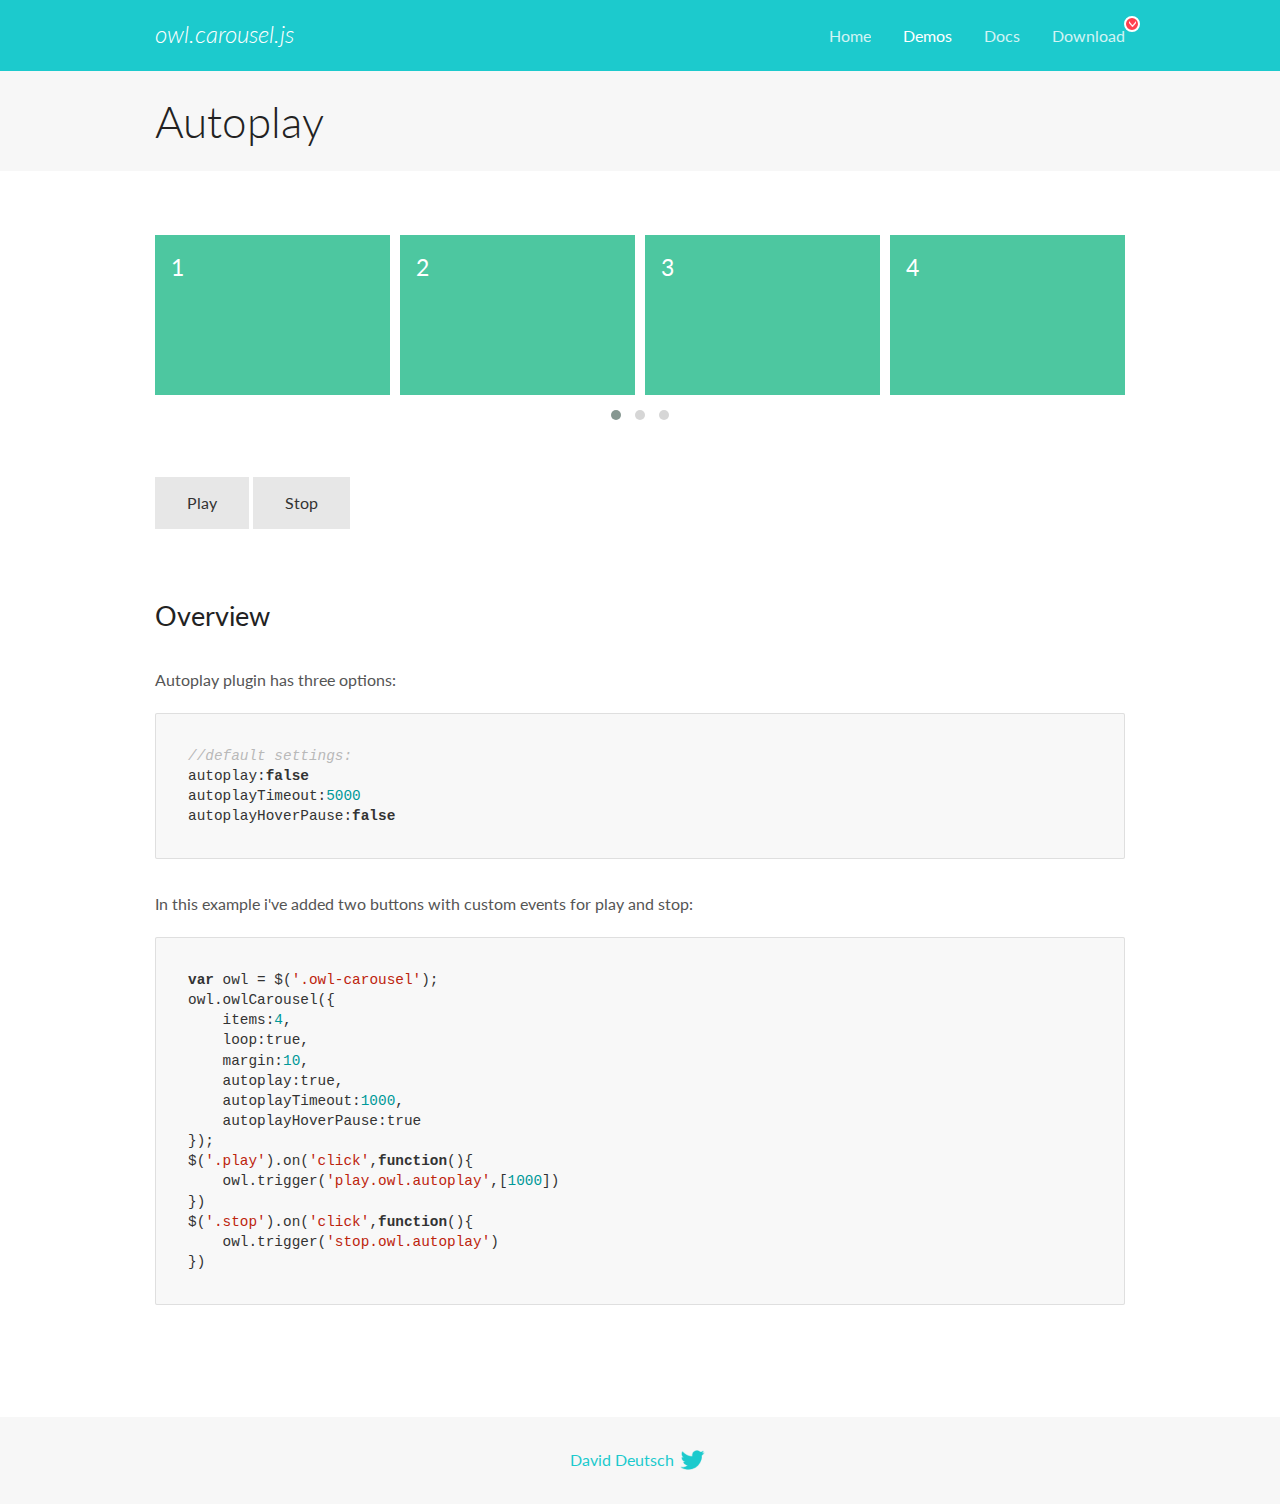
<file: css/OwlCarousel2-2.3.4/docs/demos/autoplay.html>
<!DOCTYPE html>
<html lang="en">
  <head>

    <!-- head -->
    <meta charset="utf-8">
    <meta name="msapplication-tap-highlight" content="no" />
    <meta name="viewport" content="width=device-width, initial-scale=1.0" />
    <meta name="description" content="Autoplay usage demo">
    <meta name="author" content="David Deutsch">
    <title>
      Autoplay Demo | Owl Carousel | 2.3.4
    </title>

    <!-- Stylesheets -->
    <link href='https://fonts.googleapis.com/css?family=Lato:300,400,700,400italic,300italic' rel='stylesheet' type='text/css'>
    <link rel="stylesheet" href="../assets/css/docs.theme.min.css">

    <!-- Owl Stylesheets -->
    <link rel="stylesheet" href="../assets/owlcarousel/assets/owl.carousel.min.css">
    <link rel="stylesheet" href="../assets/owlcarousel/assets/owl.theme.default.min.css">

    <!-- HTML5 shim and Respond.js IE8 support of HTML5 elements and media queries -->

    <!--[if lt IE 9]>
      <script src="https://oss.maxcdn.com/libs/html5shiv/3.7.0/html5shiv.js"></script>
      <script src="https://oss.maxcdn.com/libs/respond.js/1.3.0/respond.min.js"></script>
    <![endif]-->

    <!-- Favicons -->
    <link rel="apple-touch-icon-precomposed" sizes="144x144" href="../assets/ico/apple-touch-icon-144-precomposed.png">
    <link rel="shortcut icon" href="../assets/ico/favicon.png">
    <link rel="shortcut icon" href="favicon.ico">

    <!-- Yeah i know js should not be in header. Its required for demos.-->

    <!-- javascript -->
    <script src="../assets/vendors/jquery.min.js"></script>
    <script src="../assets/owlcarousel/owl.carousel.js"></script>
  </head>
  <body>

    <!-- header -->
    <header class="header">
      <div class="row">
        <div class="large-12 columns">
          <div class="brand left">
            <h3>
              <a href="/OwlCarousel2/">owl.carousel.js</a> 
            </h3>
          </div>
          <a id="toggle-nav" class="right">
            <span></span> <span></span> <span></span> 
          </a> 
          <div class="nav-bar">
            <ul class="clearfix">
              <li> <a href="/OwlCarousel2/index.html">Home</a>  </li>
              <li class="active">
                <a href="/OwlCarousel2/demos/demos.html">Demos</a> 
              </li>
              <li> <a href="/OwlCarousel2/docs/started-welcome.html">Docs</a>  </li>
              <li>
                <a href="https://github.com/OwlCarousel2/OwlCarousel2/archive/2.3.4.zip">Download</a> 
                <span class="download"></span> 
              </li>
            </ul>
          </div>
        </div>
      </div>
    </header>

    <!-- title -->
    <section class="title">
      <div class="row">
        <div class="large-12 columns">
          <h1>Autoplay</h1>
        </div>
      </div>
    </section>

    <!--  Demos -->
    <section id="demos">
      <div class="row">
        <div class="large-12 columns">
          <div class="owl-carousel owl-theme">
            <div class="item">
              <h4>1</h4>
            </div>
            <div class="item">
              <h4>2</h4>
            </div>
            <div class="item">
              <h4>3</h4>
            </div>
            <div class="item">
              <h4>4</h4>
            </div>
            <div class="item">
              <h4>5</h4>
            </div>
            <div class="item">
              <h4>6</h4>
            </div>
            <div class="item">
              <h4>7</h4>
            </div>
            <div class="item">
              <h4>8</h4>
            </div>
            <div class="item">
              <h4>9</h4>
            </div>
            <div class="item">
              <h4>10</h4>
            </div>
            <div class="item">
              <h4>11</h4>
            </div>
            <div class="item">
              <h4>12</h4>
            </div>
          </div>
          <a class="button secondary play">Play</a> 
          <a class="button secondary stop">Stop</a> 
          <h3 id="overview">Overview</h3>
          <p>Autoplay plugin has three options:</p>
          <pre><code>//default settings:
autoplay:false
autoplayTimeout:5000
autoplayHoverPause:false</code></pre>
          <p>In this example i&#39;ve added two buttons with custom events for play and stop:</p>
          <pre><code>var owl = $(&#39;.owl-carousel&#39;);
owl.owlCarousel({
    items:4,
    loop:true,
    margin:10,
    autoplay:true,
    autoplayTimeout:1000,
    autoplayHoverPause:true
});
$(&#39;.play&#39;).on(&#39;click&#39;,function(){
    owl.trigger(&#39;play.owl.autoplay&#39;,[1000])
})
$(&#39;.stop&#39;).on(&#39;click&#39;,function(){
    owl.trigger(&#39;stop.owl.autoplay&#39;)
})</code></pre>
          <script>
            $(document).ready(function() {
              var owl = $('.owl-carousel');
              owl.owlCarousel({
                items: 4,
                loop: true,
                margin: 10,
                autoplay: true,
                autoplayTimeout: 1000,
                autoplayHoverPause: true
              });
              $('.play').on('click', function() {
                owl.trigger('play.owl.autoplay', [1000])
              })
              $('.stop').on('click', function() {
                owl.trigger('stop.owl.autoplay')
              })
            })
          </script>
        </div>
      </div>
    </section>

    <!-- footer -->
    <footer class="footer">
      <div class="row">
        <div class="large-12 columns">
          <h5>
            <a href="/OwlCarousel2/docs/support-contact.html">David Deutsch</a> 
            <a id="custom-tweet-button" href="https://twitter.com/share?url=https://github.com/OwlCarousel2/OwlCarousel2&text=Owl Carousel - This is so awesome! " target="_blank"></a> 
          </h5>
        </div>
      </div>
    </footer>

    <!-- vendors -->
    <script src="../assets/vendors/highlight.js"></script>
    <script src="../assets/js/app.js"></script>
  </body>
</html>
</file>
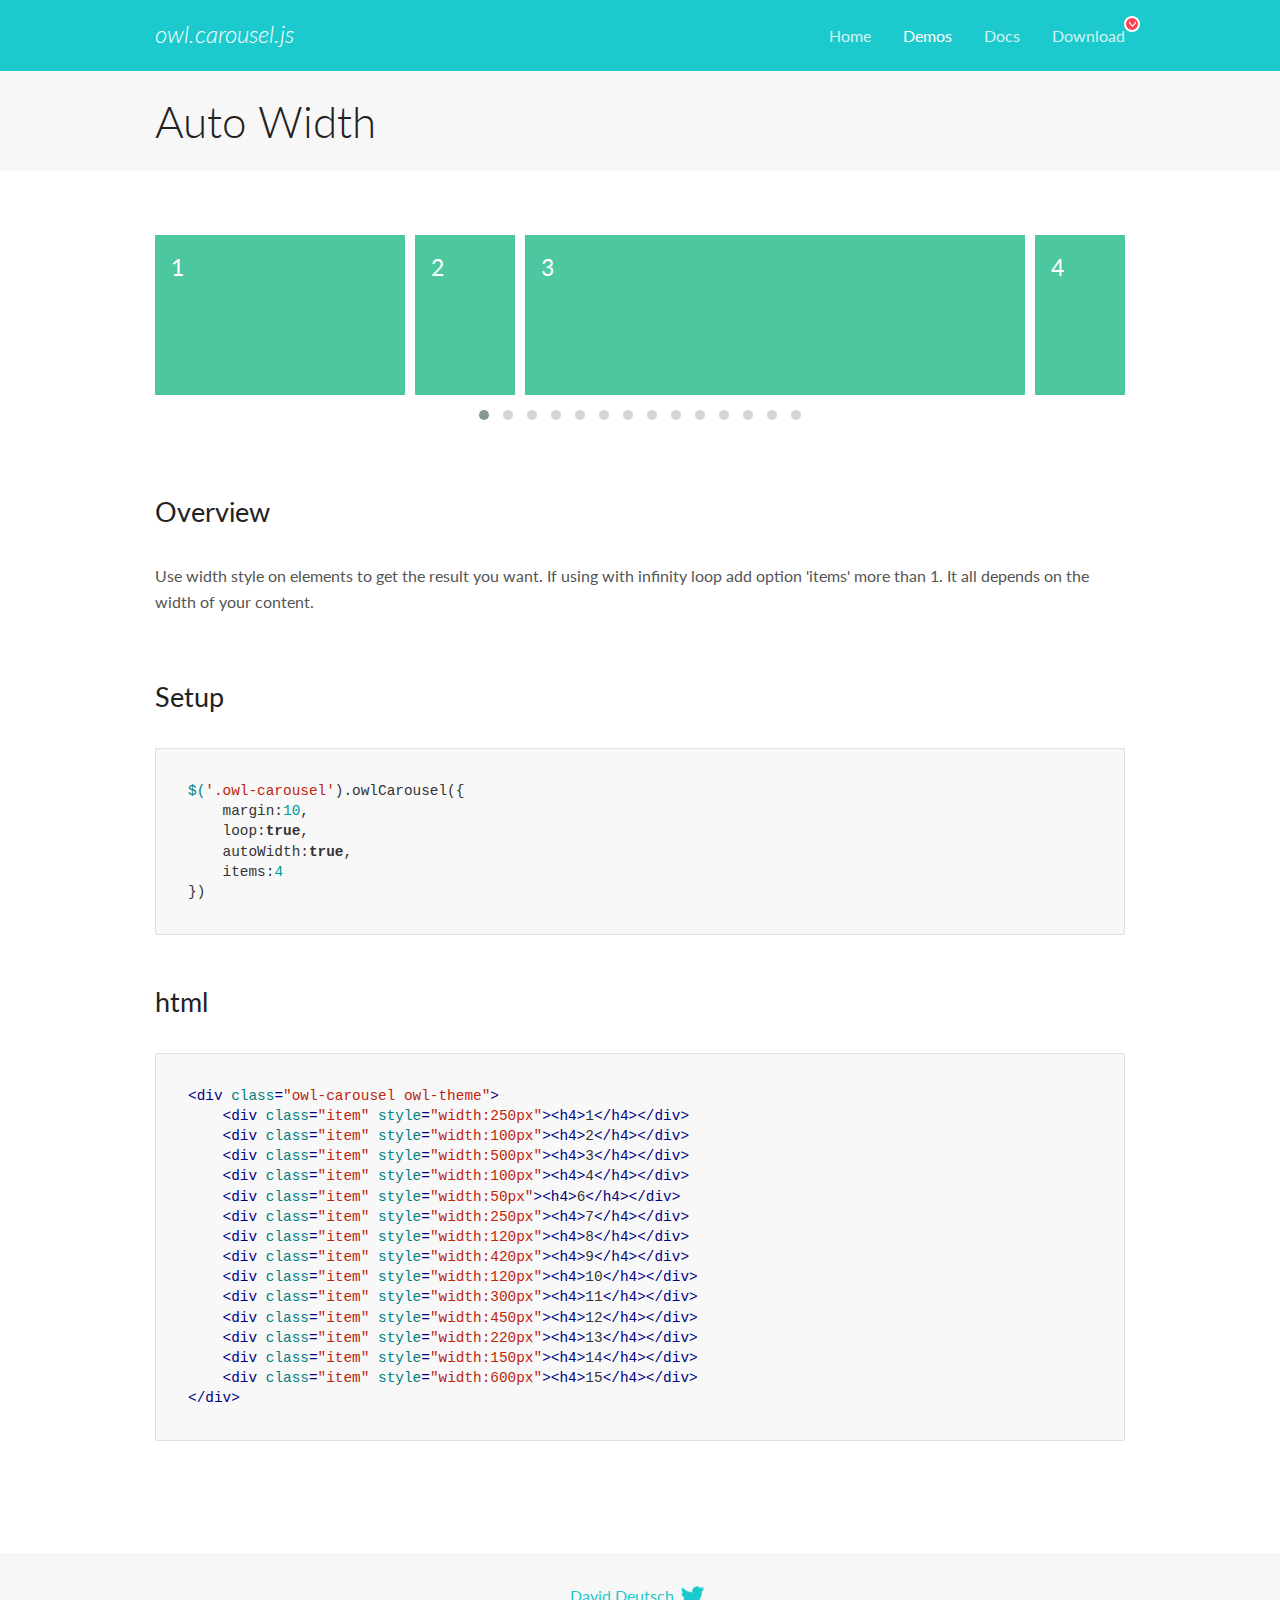
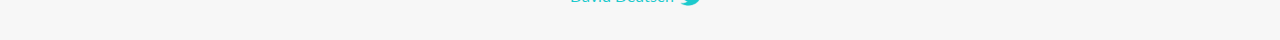
<file: css/OwlCarousel2-2.3.4/docs/demos/autowidth.html>
<!DOCTYPE html>
<html lang="en">
  <head>

    <!-- head -->
    <meta charset="utf-8">
    <meta name="msapplication-tap-highlight" content="no" />
    <meta name="viewport" content="width=device-width, initial-scale=1.0" />
    <meta name="description" content="Auto Width">
    <meta name="author" content="David Deutsch">
    <title>
      Auto Width Demo | Owl Carousel | 2.3.4
    </title>

    <!-- Stylesheets -->
    <link href='https://fonts.googleapis.com/css?family=Lato:300,400,700,400italic,300italic' rel='stylesheet' type='text/css'>
    <link rel="stylesheet" href="../assets/css/docs.theme.min.css">

    <!-- Owl Stylesheets -->
    <link rel="stylesheet" href="../assets/owlcarousel/assets/owl.carousel.min.css">
    <link rel="stylesheet" href="../assets/owlcarousel/assets/owl.theme.default.min.css">

    <!-- HTML5 shim and Respond.js IE8 support of HTML5 elements and media queries -->

    <!--[if lt IE 9]>
      <script src="https://oss.maxcdn.com/libs/html5shiv/3.7.0/html5shiv.js"></script>
      <script src="https://oss.maxcdn.com/libs/respond.js/1.3.0/respond.min.js"></script>
    <![endif]-->

    <!-- Favicons -->
    <link rel="apple-touch-icon-precomposed" sizes="144x144" href="../assets/ico/apple-touch-icon-144-precomposed.png">
    <link rel="shortcut icon" href="../assets/ico/favicon.png">
    <link rel="shortcut icon" href="favicon.ico">

    <!-- Yeah i know js should not be in header. Its required for demos.-->

    <!-- javascript -->
    <script src="../assets/vendors/jquery.min.js"></script>
    <script src="../assets/owlcarousel/owl.carousel.js"></script>
  </head>
  <body>

    <!-- header -->
    <header class="header">
      <div class="row">
        <div class="large-12 columns">
          <div class="brand left">
            <h3>
              <a href="/OwlCarousel2/">owl.carousel.js</a> 
            </h3>
          </div>
          <a id="toggle-nav" class="right">
            <span></span> <span></span> <span></span> 
          </a> 
          <div class="nav-bar">
            <ul class="clearfix">
              <li> <a href="/OwlCarousel2/index.html">Home</a>  </li>
              <li class="active">
                <a href="/OwlCarousel2/demos/demos.html">Demos</a> 
              </li>
              <li> <a href="/OwlCarousel2/docs/started-welcome.html">Docs</a>  </li>
              <li>
                <a href="https://github.com/OwlCarousel2/OwlCarousel2/archive/2.3.4.zip">Download</a> 
                <span class="download"></span> 
              </li>
            </ul>
          </div>
        </div>
      </div>
    </header>

    <!-- title -->
    <section class="title">
      <div class="row">
        <div class="large-12 columns">
          <h1>Auto Width</h1>
        </div>
      </div>
    </section>

    <!--  Demos -->
    <section id="demos">
      <div class="row">
        <div class="large-12 columns">
          <div class="owl-carousel owl-theme">
            <div class="item" style="width:250px">
              <h4>1</h4>
            </div>
            <div class="item" style="width:100px">
              <h4>2</h4>
            </div>
            <div class="item" style="width:500px">
              <h4>3</h4>
            </div>
            <div class="item" style="width:100px">
              <h4>4</h4>
            </div>
            <div class="item" style="width:50px">
              <h4>6</h4>
            </div>
            <div class="item" style="width:250px">
              <h4>7</h4>
            </div>
            <div class="item" style="width:120px">
              <h4>8</h4>
            </div>
            <div class="item" style="width:420px">
              <h4>9</h4>
            </div>
            <div class="item" style="width:120px">
              <h4>10</h4>
            </div>
            <div class="item" style="width:300px">
              <h4>11</h4>
            </div>
            <div class="item" style="width:450px">
              <h4>12</h4>
            </div>
            <div class="item" style="width:220px">
              <h4>13</h4>
            </div>
            <div class="item" style="width:150px">
              <h4>14</h4>
            </div>
            <div class="item" style="width:600px">
              <h4>15</h4>
            </div>
          </div>
          <h3 id="overview">Overview</h3>
          <p>Use width style on elements to get the result you want. If using with infinity loop add option &#39;items&#39; more than 1. It all depends on the width of your content.</p>
          <h3 id="setup">Setup</h3>
          <pre><code>$(&#39;.owl-carousel&#39;).owlCarousel({
    margin:10,
    loop:true,
    autoWidth:true,
    items:4
})</code></pre>
          <h3 id="html">html</h3>
          <pre><code>&lt;div class=&quot;owl-carousel owl-theme&quot;&gt;
    &lt;div class=&quot;item&quot; style=&quot;width:250px&quot;&gt;&lt;h4&gt;1&lt;/h4&gt;&lt;/div&gt;
    &lt;div class=&quot;item&quot; style=&quot;width:100px&quot;&gt;&lt;h4&gt;2&lt;/h4&gt;&lt;/div&gt;
    &lt;div class=&quot;item&quot; style=&quot;width:500px&quot;&gt;&lt;h4&gt;3&lt;/h4&gt;&lt;/div&gt;
    &lt;div class=&quot;item&quot; style=&quot;width:100px&quot;&gt;&lt;h4&gt;4&lt;/h4&gt;&lt;/div&gt;
    &lt;div class=&quot;item&quot; style=&quot;width:50px&quot;&gt;&lt;h4&gt;6&lt;/h4&gt;&lt;/div&gt;
    &lt;div class=&quot;item&quot; style=&quot;width:250px&quot;&gt;&lt;h4&gt;7&lt;/h4&gt;&lt;/div&gt;
    &lt;div class=&quot;item&quot; style=&quot;width:120px&quot;&gt;&lt;h4&gt;8&lt;/h4&gt;&lt;/div&gt;
    &lt;div class=&quot;item&quot; style=&quot;width:420px&quot;&gt;&lt;h4&gt;9&lt;/h4&gt;&lt;/div&gt;
    &lt;div class=&quot;item&quot; style=&quot;width:120px&quot;&gt;&lt;h4&gt;10&lt;/h4&gt;&lt;/div&gt;
    &lt;div class=&quot;item&quot; style=&quot;width:300px&quot;&gt;&lt;h4&gt;11&lt;/h4&gt;&lt;/div&gt;
    &lt;div class=&quot;item&quot; style=&quot;width:450px&quot;&gt;&lt;h4&gt;12&lt;/h4&gt;&lt;/div&gt;
    &lt;div class=&quot;item&quot; style=&quot;width:220px&quot;&gt;&lt;h4&gt;13&lt;/h4&gt;&lt;/div&gt;
    &lt;div class=&quot;item&quot; style=&quot;width:150px&quot;&gt;&lt;h4&gt;14&lt;/h4&gt;&lt;/div&gt;
    &lt;div class=&quot;item&quot; style=&quot;width:600px&quot;&gt;&lt;h4&gt;15&lt;/h4&gt;&lt;/div&gt;
&lt;/div&gt;</code></pre>
          <script>
            $(document).ready(function() {
              $('.owl-carousel').owlCarousel({
                margin: 10,
                loop: true,
                autoWidth: true,
                items: 4
              })
            })
          </script>
        </div>
      </div>
    </section>

    <!-- footer -->
    <footer class="footer">
      <div class="row">
        <div class="large-12 columns">
          <h5>
            <a href="/OwlCarousel2/docs/support-contact.html">David Deutsch</a> 
            <a id="custom-tweet-button" href="https://twitter.com/share?url=https://github.com/OwlCarousel2/OwlCarousel2&text=Owl Carousel - This is so awesome! " target="_blank"></a> 
          </h5>
        </div>
      </div>
    </footer>

    <!-- vendors -->
    <script src="../assets/vendors/highlight.js"></script>
    <script src="../assets/js/app.js"></script>
  </body>
</html>
</file>
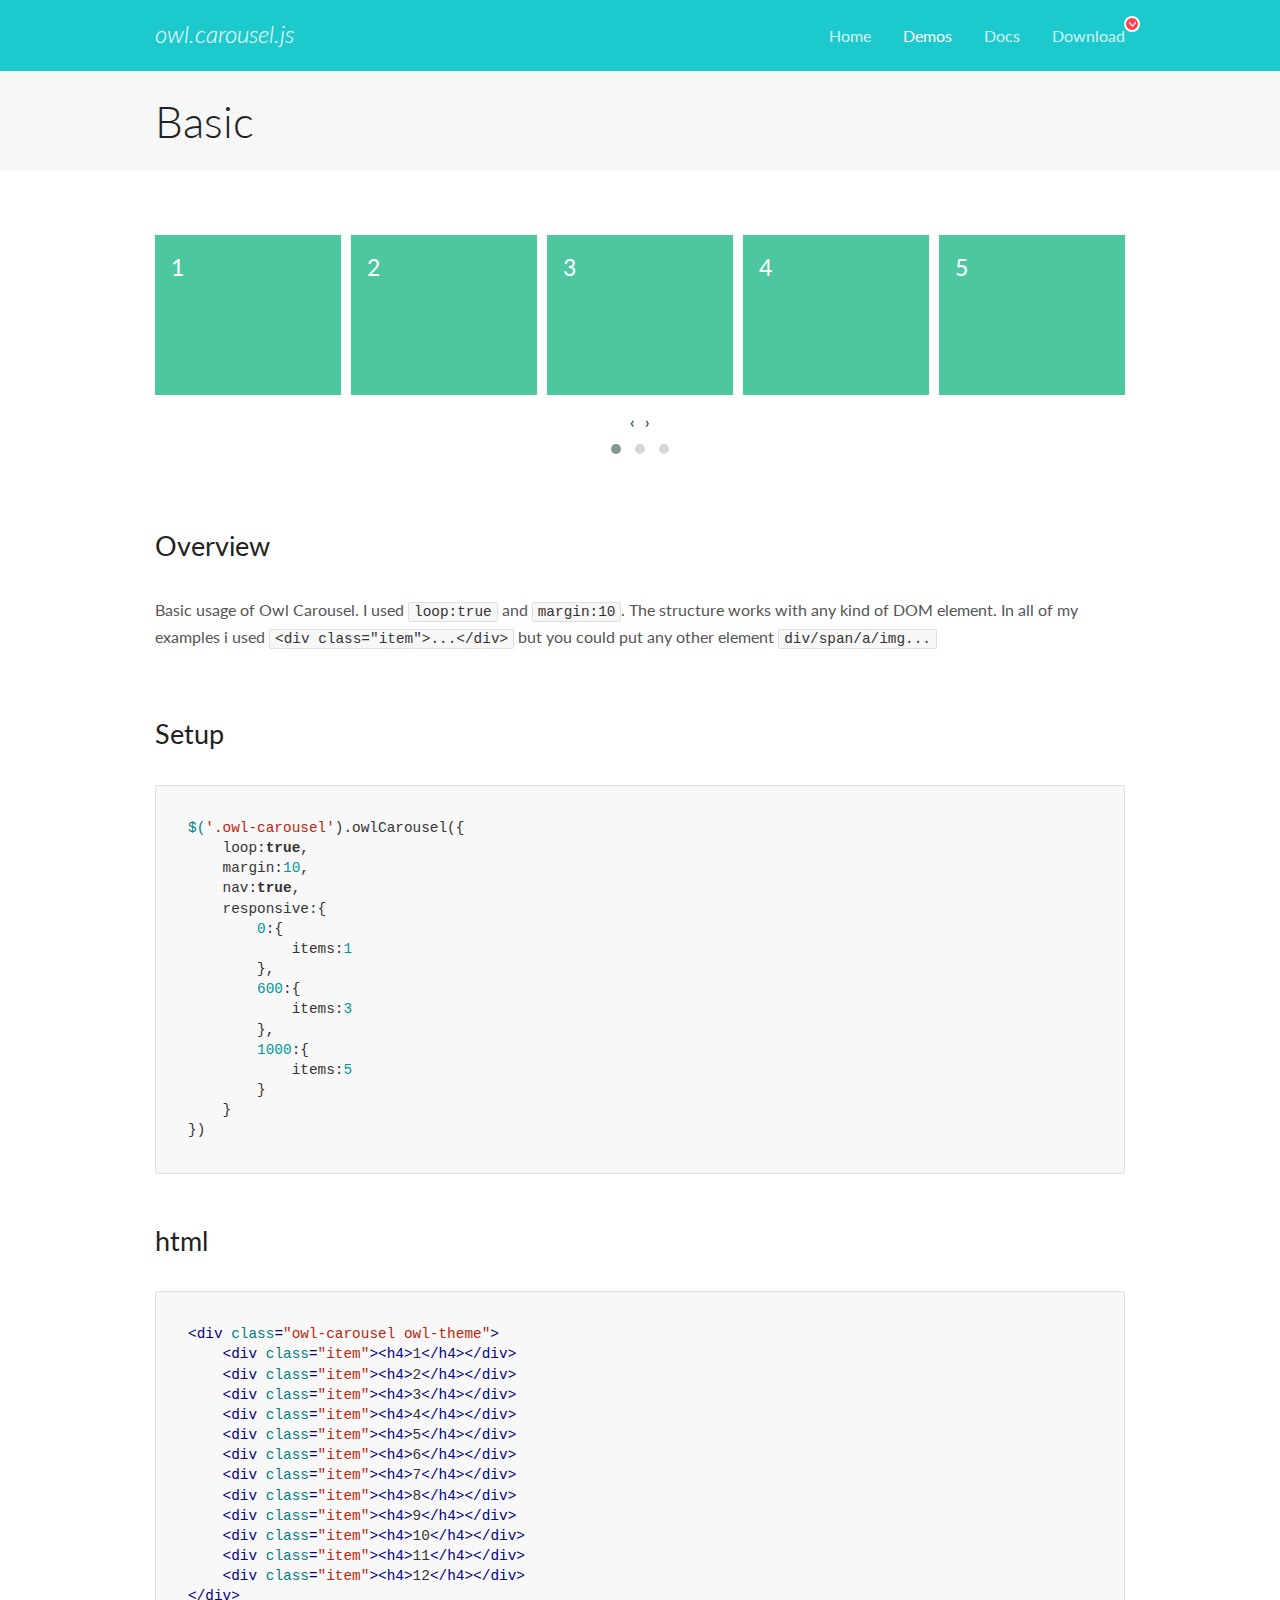
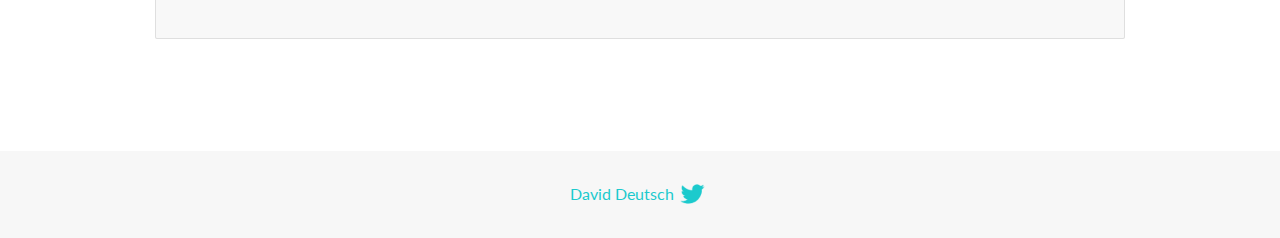
<file: css/OwlCarousel2-2.3.4/docs/demos/basic.html>
<!DOCTYPE html>
<html lang="en">
  <head>

    <!-- head -->
    <meta charset="utf-8">
    <meta name="msapplication-tap-highlight" content="no" />
    <meta name="viewport" content="width=device-width, initial-scale=1.0" />
    <meta name="description" content="Basic usage demo">
    <meta name="author" content="David Deutsch">
    <title>
      Basic Demo | Owl Carousel | 2.3.4
    </title>

    <!-- Stylesheets -->
    <link href='https://fonts.googleapis.com/css?family=Lato:300,400,700,400italic,300italic' rel='stylesheet' type='text/css'>
    <link rel="stylesheet" href="../assets/css/docs.theme.min.css">

    <!-- Owl Stylesheets -->
    <link rel="stylesheet" href="../assets/owlcarousel/assets/owl.carousel.min.css">
    <link rel="stylesheet" href="../assets/owlcarousel/assets/owl.theme.default.min.css">

    <!-- HTML5 shim and Respond.js IE8 support of HTML5 elements and media queries -->

    <!--[if lt IE 9]>
      <script src="https://oss.maxcdn.com/libs/html5shiv/3.7.0/html5shiv.js"></script>
      <script src="https://oss.maxcdn.com/libs/respond.js/1.3.0/respond.min.js"></script>
    <![endif]-->

    <!-- Favicons -->
    <link rel="apple-touch-icon-precomposed" sizes="144x144" href="../assets/ico/apple-touch-icon-144-precomposed.png">
    <link rel="shortcut icon" href="../assets/ico/favicon.png">
    <link rel="shortcut icon" href="favicon.ico">

    <!-- Yeah i know js should not be in header. Its required for demos.-->

    <!-- javascript -->
    <script src="../assets/vendors/jquery.min.js"></script>
    <script src="../assets/owlcarousel/owl.carousel.js"></script>
  </head>
  <body>

    <!-- header -->
    <header class="header">
      <div class="row">
        <div class="large-12 columns">
          <div class="brand left">
            <h3>
              <a href="/OwlCarousel2/">owl.carousel.js</a> 
            </h3>
          </div>
          <a id="toggle-nav" class="right">
            <span></span> <span></span> <span></span> 
          </a> 
          <div class="nav-bar">
            <ul class="clearfix">
              <li> <a href="/OwlCarousel2/index.html">Home</a>  </li>
              <li class="active">
                <a href="/OwlCarousel2/demos/demos.html">Demos</a> 
              </li>
              <li> <a href="/OwlCarousel2/docs/started-welcome.html">Docs</a>  </li>
              <li>
                <a href="https://github.com/OwlCarousel2/OwlCarousel2/archive/2.3.4.zip">Download</a> 
                <span class="download"></span> 
              </li>
            </ul>
          </div>
        </div>
      </div>
    </header>

    <!-- title -->
    <section class="title">
      <div class="row">
        <div class="large-12 columns">
          <h1>Basic</h1>
        </div>
      </div>
    </section>

    <!--  Demos -->
    <section id="demos">
      <div class="row">
        <div class="large-12 columns">
          <div class="owl-carousel owl-theme">
            <div class="item">
              <h4>1</h4>
            </div>
            <div class="item">
              <h4>2</h4>
            </div>
            <div class="item">
              <h4>3</h4>
            </div>
            <div class="item">
              <h4>4</h4>
            </div>
            <div class="item">
              <h4>5</h4>
            </div>
            <div class="item">
              <h4>6</h4>
            </div>
            <div class="item">
              <h4>7</h4>
            </div>
            <div class="item">
              <h4>8</h4>
            </div>
            <div class="item">
              <h4>9</h4>
            </div>
            <div class="item">
              <h4>10</h4>
            </div>
            <div class="item">
              <h4>11</h4>
            </div>
            <div class="item">
              <h4>12</h4>
            </div>
          </div>
          <h3 id="overview">Overview</h3>
          <p>Basic usage of Owl Carousel. I used <code>loop:true</code> and <code>margin:10</code>. The structure works with any kind of DOM element. In all of my examples i used <code>&lt;div class=&quot;item&quot;&gt;...&lt;/div&gt;</code> but you could
            put any other element <code>div/span/a/img...</code></p>
          <h3 id="setup">Setup</h3>
          <pre><code>$(&#39;.owl-carousel&#39;).owlCarousel({
    loop:true,
    margin:10,
    nav:true,
    responsive:{
        0:{
            items:1
        },
        600:{
            items:3
        },
        1000:{
            items:5
        }
    }
})</code></pre>
          <h3 id="html">html</h3>
          <pre><code>&lt;div class=&quot;owl-carousel owl-theme&quot;&gt;
    &lt;div class=&quot;item&quot;&gt;&lt;h4&gt;1&lt;/h4&gt;&lt;/div&gt;
    &lt;div class=&quot;item&quot;&gt;&lt;h4&gt;2&lt;/h4&gt;&lt;/div&gt;
    &lt;div class=&quot;item&quot;&gt;&lt;h4&gt;3&lt;/h4&gt;&lt;/div&gt;
    &lt;div class=&quot;item&quot;&gt;&lt;h4&gt;4&lt;/h4&gt;&lt;/div&gt;
    &lt;div class=&quot;item&quot;&gt;&lt;h4&gt;5&lt;/h4&gt;&lt;/div&gt;
    &lt;div class=&quot;item&quot;&gt;&lt;h4&gt;6&lt;/h4&gt;&lt;/div&gt;
    &lt;div class=&quot;item&quot;&gt;&lt;h4&gt;7&lt;/h4&gt;&lt;/div&gt;
    &lt;div class=&quot;item&quot;&gt;&lt;h4&gt;8&lt;/h4&gt;&lt;/div&gt;
    &lt;div class=&quot;item&quot;&gt;&lt;h4&gt;9&lt;/h4&gt;&lt;/div&gt;
    &lt;div class=&quot;item&quot;&gt;&lt;h4&gt;10&lt;/h4&gt;&lt;/div&gt;
    &lt;div class=&quot;item&quot;&gt;&lt;h4&gt;11&lt;/h4&gt;&lt;/div&gt;
    &lt;div class=&quot;item&quot;&gt;&lt;h4&gt;12&lt;/h4&gt;&lt;/div&gt;
&lt;/div&gt;</code></pre>
          <script>
            $(document).ready(function() {
              var owl = $('.owl-carousel');
              owl.owlCarousel({
                margin: 10,
                nav: true,
                loop: true,
                responsive: {
                  0: {
                    items: 1
                  },
                  600: {
                    items: 3
                  },
                  1000: {
                    items: 5
                  }
                }
              })
            })
          </script>
        </div>
      </div>
    </section>

    <!-- footer -->
    <footer class="footer">
      <div class="row">
        <div class="large-12 columns">
          <h5>
            <a href="/OwlCarousel2/docs/support-contact.html">David Deutsch</a> 
            <a id="custom-tweet-button" href="https://twitter.com/share?url=https://github.com/OwlCarousel2/OwlCarousel2&text=Owl Carousel - This is so awesome! " target="_blank"></a> 
          </h5>
        </div>
      </div>
    </footer>

    <!-- vendors -->
    <script src="../assets/vendors/highlight.js"></script>
    <script src="../assets/js/app.js"></script>
  </body>
</html>
</file>
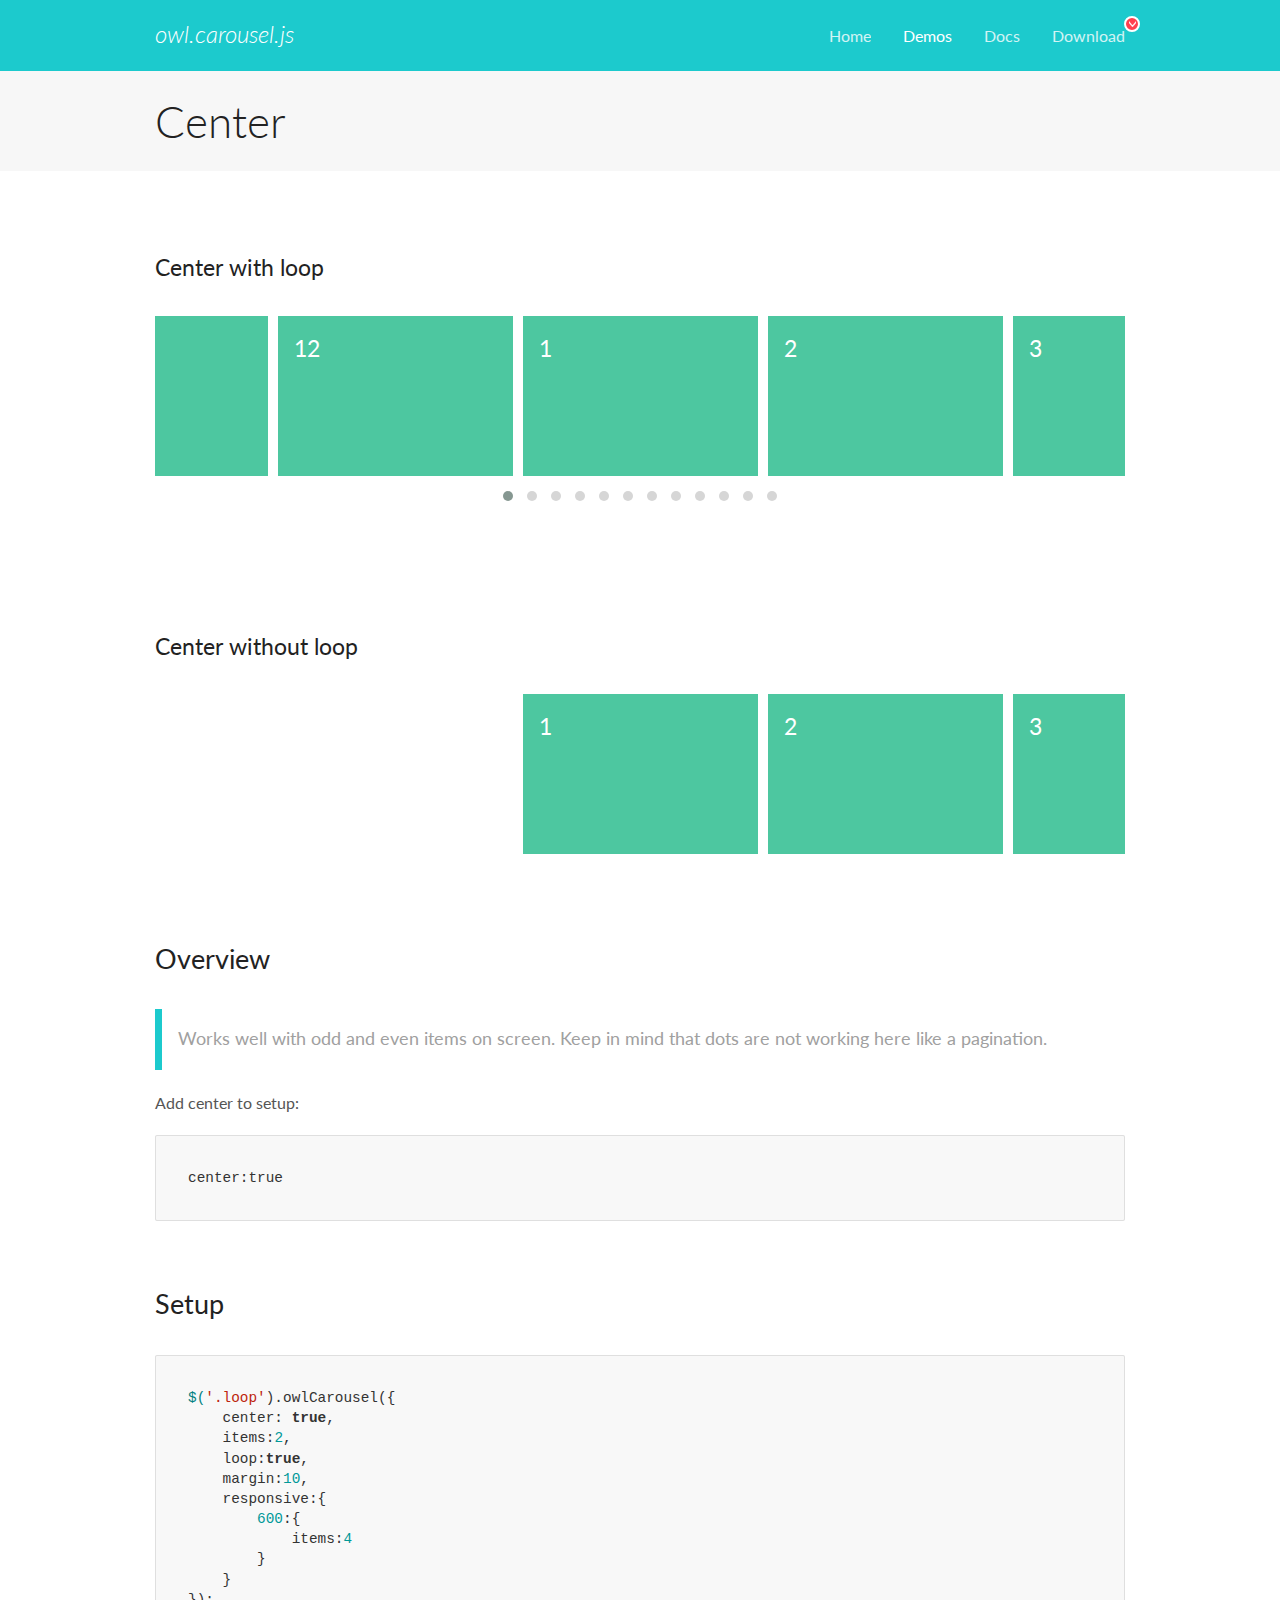
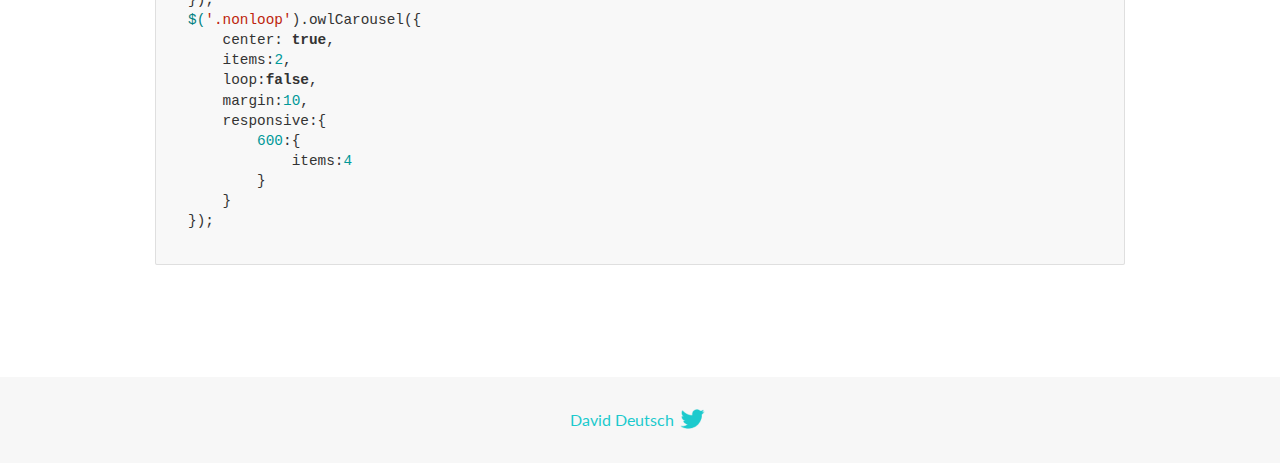
<file: css/OwlCarousel2-2.3.4/docs/demos/center.html>
<!DOCTYPE html>
<html lang="en">
  <head>

    <!-- head -->
    <meta charset="utf-8">
    <meta name="msapplication-tap-highlight" content="no" />
    <meta name="viewport" content="width=device-width, initial-scale=1.0" />
    <meta name="description" content="Center carousel">
    <meta name="author" content="David Deutsch">
    <title>
      Center Demo | Owl Carousel | 2.3.4
    </title>

    <!-- Stylesheets -->
    <link href='https://fonts.googleapis.com/css?family=Lato:300,400,700,400italic,300italic' rel='stylesheet' type='text/css'>
    <link rel="stylesheet" href="../assets/css/docs.theme.min.css">

    <!-- Owl Stylesheets -->
    <link rel="stylesheet" href="../assets/owlcarousel/assets/owl.carousel.min.css">
    <link rel="stylesheet" href="../assets/owlcarousel/assets/owl.theme.default.min.css">

    <!-- HTML5 shim and Respond.js IE8 support of HTML5 elements and media queries -->

    <!--[if lt IE 9]>
      <script src="https://oss.maxcdn.com/libs/html5shiv/3.7.0/html5shiv.js"></script>
      <script src="https://oss.maxcdn.com/libs/respond.js/1.3.0/respond.min.js"></script>
    <![endif]-->

    <!-- Favicons -->
    <link rel="apple-touch-icon-precomposed" sizes="144x144" href="../assets/ico/apple-touch-icon-144-precomposed.png">
    <link rel="shortcut icon" href="../assets/ico/favicon.png">
    <link rel="shortcut icon" href="favicon.ico">

    <!-- Yeah i know js should not be in header. Its required for demos.-->

    <!-- javascript -->
    <script src="../assets/vendors/jquery.min.js"></script>
    <script src="../assets/owlcarousel/owl.carousel.js"></script>
  </head>
  <body>

    <!-- header -->
    <header class="header">
      <div class="row">
        <div class="large-12 columns">
          <div class="brand left">
            <h3>
              <a href="/OwlCarousel2/">owl.carousel.js</a> 
            </h3>
          </div>
          <a id="toggle-nav" class="right">
            <span></span> <span></span> <span></span> 
          </a> 
          <div class="nav-bar">
            <ul class="clearfix">
              <li> <a href="/OwlCarousel2/index.html">Home</a>  </li>
              <li class="active">
                <a href="/OwlCarousel2/demos/demos.html">Demos</a> 
              </li>
              <li> <a href="/OwlCarousel2/docs/started-welcome.html">Docs</a>  </li>
              <li>
                <a href="https://github.com/OwlCarousel2/OwlCarousel2/archive/2.3.4.zip">Download</a> 
                <span class="download"></span> 
              </li>
            </ul>
          </div>
        </div>
      </div>
    </header>

    <!-- title -->
    <section class="title">
      <div class="row">
        <div class="large-12 columns">
          <h1>Center</h1>
        </div>
      </div>
    </section>

    <!--  Demos -->
    <section id="demos">
      <div class="row">
        <div class="large-12 columns">
          <h4 id="center-with-loop">Center with loop</h4>
          <div class="loop owl-carousel owl-theme">
            <div class="item">
              <h4>1</h4>
            </div>
            <div class="item">
              <h4>2</h4>
            </div>
            <div class="item">
              <h4>3</h4>
            </div>
            <div class="item">
              <h4>4</h4>
            </div>
            <div class="item">
              <h4>5</h4>
            </div>
            <div class="item">
              <h4>6</h4>
            </div>
            <div class="item">
              <h4>7</h4>
            </div>
            <div class="item">
              <h4>8</h4>
            </div>
            <div class="item">
              <h4>9</h4>
            </div>
            <div class="item">
              <h4>10</h4>
            </div>
            <div class="item">
              <h4>11</h4>
            </div>
            <div class="item">
              <h4>12</h4>
            </div>
          </div>
          <br>
          <h4 id="center-without-loop">Center without loop</h4>
          <div class="nonloop owl-carousel">
            <div class="item">
              <h4>1</h4>
            </div>
            <div class="item">
              <h4>2</h4>
            </div>
            <div class="item">
              <h4>3</h4>
            </div>
            <div class="item">
              <h4>4</h4>
            </div>
            <div class="item">
              <h4>5</h4>
            </div>
            <div class="item">
              <h4>6</h4>
            </div>
            <div class="item">
              <h4>7</h4>
            </div>
            <div class="item">
              <h4>8</h4>
            </div>
            <div class="item">
              <h4>9</h4>
            </div>
            <div class="item">
              <h4>10</h4>
            </div>
            <div class="item">
              <h4>11</h4>
            </div>
            <div class="item">
              <h4>12</h4>
            </div>
          </div>
          <h3 id="overview">Overview</h3>
          <blockquote>
            <p>Works well with odd and even items on screen. Keep in mind that dots are not working here like a pagination.</p>
          </blockquote>
          <p>Add center to setup:</p>
          <pre><code>center:true</code></pre>
          <h3 id="setup">Setup</h3>
          <pre><code>$(&#39;.loop&#39;).owlCarousel({
    center: true,
    items:2,
    loop:true,
    margin:10,
    responsive:{
        600:{
            items:4
        }
    }
});
$(&#39;.nonloop&#39;).owlCarousel({
    center: true,
    items:2,
    loop:false,
    margin:10,
    responsive:{
        600:{
            items:4
        }
    }
});</code></pre>
          <script>
            jQuery(document).ready(function($) {
              $('.loop').owlCarousel({
                center: true,
                items: 2,
                loop: true,
                margin: 10,
                responsive: {
                  600: {
                    items: 4
                  }
                }
              });
              $('.nonloop').owlCarousel({
                center: true,
                items: 2,
                loop: false,
                margin: 10,
                responsive: {
                  600: {
                    items: 4
                  }
                }
              });
            });
          </script>
        </div>
      </div>
    </section>

    <!-- footer -->
    <footer class="footer">
      <div class="row">
        <div class="large-12 columns">
          <h5>
            <a href="/OwlCarousel2/docs/support-contact.html">David Deutsch</a> 
            <a id="custom-tweet-button" href="https://twitter.com/share?url=https://github.com/OwlCarousel2/OwlCarousel2&text=Owl Carousel - This is so awesome! " target="_blank"></a> 
          </h5>
        </div>
      </div>
    </footer>

    <!-- vendors -->
    <script src="../assets/vendors/highlight.js"></script>
    <script src="../assets/js/app.js"></script>
  </body>
</html>
</file>
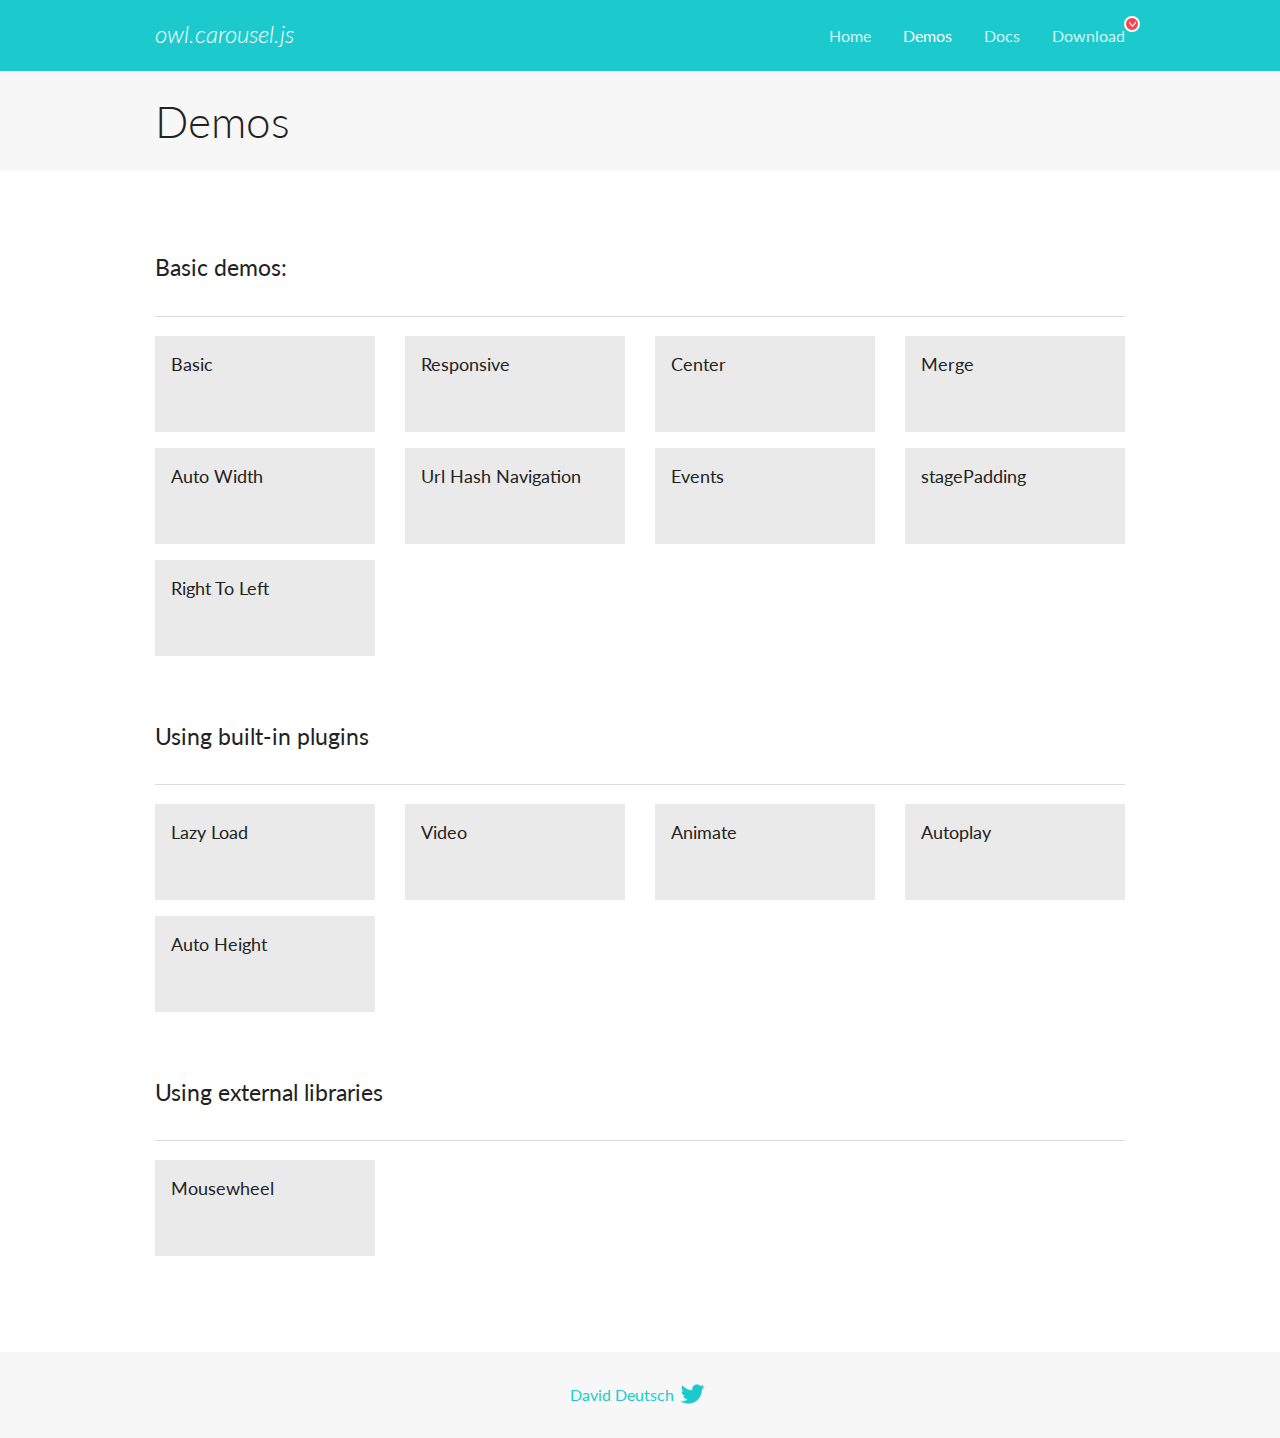
<file: css/OwlCarousel2-2.3.4/docs/demos/demos.html>
<!DOCTYPE html>
<html lang="en">
  <head>

    <!-- head -->
    <meta charset="utf-8">
    <meta name="msapplication-tap-highlight" content="no" />
    <meta name="viewport" content="width=device-width, initial-scale=1.0" />
    <meta name="description" content="A list of Owl Carousel examples.">
    <meta name="author" content="David Deutsch">
    <title>
      Demos | Owl Carousel | 2.3.4
    </title>

    <!-- Stylesheets -->
    <link href='https://fonts.googleapis.com/css?family=Lato:300,400,700,400italic,300italic' rel='stylesheet' type='text/css'>
    <link rel="stylesheet" href="../assets/css/docs.theme.min.css">

    <!-- Owl Stylesheets -->
    <link rel="stylesheet" href="../assets/owlcarousel/assets/owl.carousel.min.css">
    <link rel="stylesheet" href="../assets/owlcarousel/assets/owl.theme.default.min.css">

    <!-- HTML5 shim and Respond.js IE8 support of HTML5 elements and media queries -->

    <!--[if lt IE 9]>
      <script src="https://oss.maxcdn.com/libs/html5shiv/3.7.0/html5shiv.js"></script>
      <script src="https://oss.maxcdn.com/libs/respond.js/1.3.0/respond.min.js"></script>
    <![endif]-->

    <!-- Favicons -->
    <link rel="apple-touch-icon-precomposed" sizes="144x144" href="../assets/ico/apple-touch-icon-144-precomposed.png">
    <link rel="shortcut icon" href="../assets/ico/favicon.png">
    <link rel="shortcut icon" href="favicon.ico">

    <!-- Yeah i know js should not be in header. Its required for demos.-->

    <!-- javascript -->
    <script src="../assets/vendors/jquery.min.js"></script>
    <script src="../assets/owlcarousel/owl.carousel.js"></script>
  </head>
  <body>

    <!-- header -->
    <header class="header">
      <div class="row">
        <div class="large-12 columns">
          <div class="brand left">
            <h3>
              <a href="/OwlCarousel2/">owl.carousel.js</a> 
            </h3>
          </div>
          <a id="toggle-nav" class="right">
            <span></span> <span></span> <span></span> 
          </a> 
          <div class="nav-bar">
            <ul class="clearfix">
              <li> <a href="/OwlCarousel2/index.html">Home</a>  </li>
              <li class="active">
                <a href="/OwlCarousel2/demos/demos.html">Demos</a> 
              </li>
              <li> <a href="/OwlCarousel2/docs/started-welcome.html">Docs</a>  </li>
              <li>
                <a href="https://github.com/OwlCarousel2/OwlCarousel2/archive/2.3.4.zip">Download</a> 
                <span class="download"></span> 
              </li>
            </ul>
          </div>
        </div>
      </div>
    </header>

    <!-- title -->
    <section class="title">
      <div class="row">
        <div class="large-12 columns">
          <h1>Demos</h1>
        </div>
      </div>
    </section>

    <!--  Demos -->
    <section id="demos">
      <div class="row">
        <div class="large-12 columns">
          <h4 id="basic-demos-">Basic demos:</h4>
          <hr>
          <div class="demo-list">
            <div class="row">
              <div class="small-6 medium-4 large-3 columns">
                <a href="basic.html" class="demo-block">
                  <h5>Basic </h5>
                </a> 
              </div>
              <div class="small-6 medium-4 large-3 columns">
                <a href="responsive.html" class="demo-block">
                  <h5>Responsive </h5>
                </a> 
              </div>
              <div class="small-6 medium-4 large-3 columns">
                <a href="center.html" class="demo-block">
                  <h5>Center </h5>
                </a> 
              </div>
              <div class="small-6 medium-4 large-3 columns">
                <a href="merge.html" class="demo-block">
                  <h5>Merge </h5>
                </a> 
              </div>
              <div class="small-6 medium-4 large-3 columns">
                <a href="autowidth.html" class="demo-block">
                  <h5>Auto Width </h5>
                </a> 
              </div>
              <div class="small-6 medium-4 large-3 columns">
                <a href="urlhashnav.html" class="demo-block">
                  <h5>Url Hash Navigation </h5>
                </a> 
              </div>
              <div class="small-6 medium-4 large-3 columns">
                <a href="events.html" class="demo-block">
                  <h5>Events </h5>
                </a> 
              </div>
              <div class="small-6 medium-4 large-3 columns">
                <a href="stagepadding.html" class="demo-block">
                  <h5>stagePadding </h5>
                </a> 
              </div>
              <div class="small-6 medium-4 large-3 columns">
                <a href="rtl.html" class="demo-block">
                  <h5>Right To Left </h5>
                </a> 
              </div>
            </div>
          </div>
          <h4 id="using-built-in-plugins">Using built-in plugins</h4>
          <hr>
          <div class="demo-list">
            <div class="row">
              <div class="small-6 medium-4 large-3 columns">
                <a href="lazyLoad.html" class="demo-block">
                  <h5>Lazy Load </h5>
                </a> 
              </div>
              <div class="small-6 medium-4 large-3 columns">
                <a href="video.html" class="demo-block">
                  <h5>Video </h5>
                </a> 
              </div>
              <div class="small-6 medium-4 large-3 columns">
                <a href="animate.html" class="demo-block">
                  <h5>Animate </h5>
                </a> 
              </div>
              <div class="small-6 medium-4 large-3 columns">
                <a href="autoplay.html" class="demo-block">
                  <h5>Autoplay </h5>
                </a> 
              </div>
              <div class="small-6 medium-4 large-3 columns">
                <a href="autoheight.html" class="demo-block">
                  <h5>Auto Height </h5>
                </a> 
              </div>
            </div>
          </div>
          <h4 id="using-external-libraries">Using external libraries</h4>
          <hr>
          <div class="demo-list">
            <div class="row">
              <div class="small-6 medium-4 large-3 columns">
                <a href="mousewheel.html" class="demo-block">
                  <h5>Mousewheel </h5>
                </a> 
              </div>
            </div>
          </div>
        </div>
      </div>
    </section>

    <!-- footer -->
    <footer class="footer">
      <div class="row">
        <div class="large-12 columns">
          <h5>
            <a href="/OwlCarousel2/docs/support-contact.html">David Deutsch</a> 
            <a id="custom-tweet-button" href="https://twitter.com/share?url=https://github.com/OwlCarousel2/OwlCarousel2&text=Owl Carousel - This is so awesome! " target="_blank"></a> 
          </h5>
        </div>
      </div>
    </footer>

    <!-- vendors -->
    <script src="../assets/vendors/highlight.js"></script>
    <script src="../assets/js/app.js"></script>
  </body>
</html>
</file>
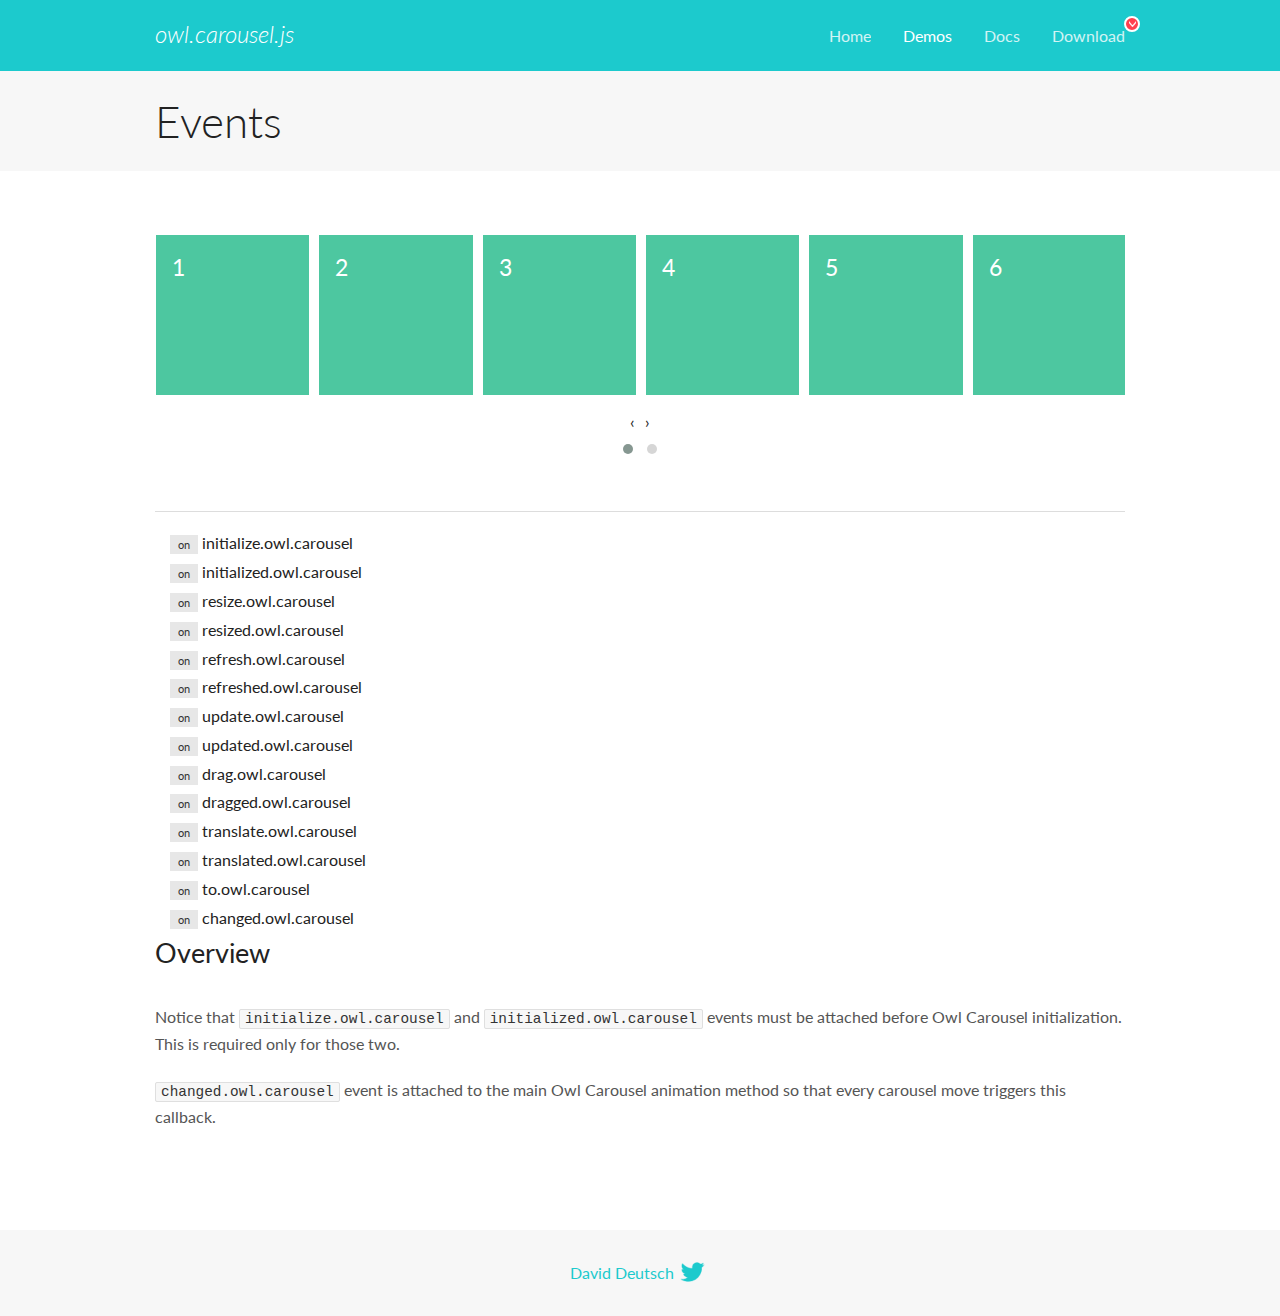
<file: css/OwlCarousel2-2.3.4/docs/demos/events.html>
<!DOCTYPE html>
<html lang="en">
  <head>

    <!-- head -->
    <meta charset="utf-8">
    <meta name="msapplication-tap-highlight" content="no" />
    <meta name="viewport" content="width=device-width, initial-scale=1.0" />
    <meta name="description" content="Events usage demo">
    <meta name="author" content="David Deutsch">
    <title>
      Events Demo | Owl Carousel | 2.3.4
    </title>

    <!-- Stylesheets -->
    <link href='https://fonts.googleapis.com/css?family=Lato:300,400,700,400italic,300italic' rel='stylesheet' type='text/css'>
    <link rel="stylesheet" href="../assets/css/docs.theme.min.css">

    <!-- Owl Stylesheets -->
    <link rel="stylesheet" href="../assets/owlcarousel/assets/owl.carousel.min.css">
    <link rel="stylesheet" href="../assets/owlcarousel/assets/owl.theme.default.min.css">

    <!-- HTML5 shim and Respond.js IE8 support of HTML5 elements and media queries -->

    <!--[if lt IE 9]>
      <script src="https://oss.maxcdn.com/libs/html5shiv/3.7.0/html5shiv.js"></script>
      <script src="https://oss.maxcdn.com/libs/respond.js/1.3.0/respond.min.js"></script>
    <![endif]-->

    <!-- Favicons -->
    <link rel="apple-touch-icon-precomposed" sizes="144x144" href="../assets/ico/apple-touch-icon-144-precomposed.png">
    <link rel="shortcut icon" href="../assets/ico/favicon.png">
    <link rel="shortcut icon" href="favicon.ico">

    <!-- Yeah i know js should not be in header. Its required for demos.-->

    <!-- javascript -->
    <script src="../assets/vendors/jquery.min.js"></script>
    <script src="../assets/owlcarousel/owl.carousel.js"></script>
  </head>
  <body>

    <!-- header -->
    <header class="header">
      <div class="row">
        <div class="large-12 columns">
          <div class="brand left">
            <h3>
              <a href="/OwlCarousel2/">owl.carousel.js</a> 
            </h3>
          </div>
          <a id="toggle-nav" class="right">
            <span></span> <span></span> <span></span> 
          </a> 
          <div class="nav-bar">
            <ul class="clearfix">
              <li> <a href="/OwlCarousel2/index.html">Home</a>  </li>
              <li class="active">
                <a href="/OwlCarousel2/demos/demos.html">Demos</a> 
              </li>
              <li> <a href="/OwlCarousel2/docs/started-welcome.html">Docs</a>  </li>
              <li>
                <a href="https://github.com/OwlCarousel2/OwlCarousel2/archive/2.3.4.zip">Download</a> 
                <span class="download"></span> 
              </li>
            </ul>
          </div>
        </div>
      </div>
    </header>

    <!-- title -->
    <section class="title">
      <div class="row">
        <div class="large-12 columns">
          <h1>Events</h1>
        </div>
      </div>
    </section>

    <!--  Demos -->
    <section id="demos">
      <div class="row">
        <div class="large-12 columns">
          <div class="owl-carousel owl-theme">
            <div class="item">
              <h4>1</h4>
            </div>
            <div class="item">
              <h4>2</h4>
            </div>
            <div class="item">
              <h4>3</h4>
            </div>
            <div class="item">
              <h4>4</h4>
            </div>
            <div class="item">
              <h4>5</h4>
            </div>
            <div class="item">
              <h4>6</h4>
            </div>
            <div class="item">
              <h4>7</h4>
            </div>
            <div class="item">
              <h4>8</h4>
            </div>
            <div class="item">
              <h4>9</h4>
            </div>
            <div class="item">
              <h4>10</h4>
            </div>
            <div class="item">
              <h4>11</h4>
            </div>
            <div class="item">
              <h4>12</h4>
            </div>
          </div>
          <hr>
          <div class="large-12 columns callbacks">
            <div><span class="label secondary initialize">on</span>  initialize.owl.carousel </div>
            <div><span class="label secondary initialized">on</span>  initialized.owl.carousel </div>
            <div><span class="label secondary resize">on</span>  resize.owl.carousel </div>
            <div><span class="label secondary resized">on</span>  resized.owl.carousel </div>
            <div><span class="label secondary refresh">on</span>  refresh.owl.carousel </div>
            <div><span class="label secondary refreshed">on</span>  refreshed.owl.carousel </div>
            <div><span class="label secondary update">on</span>  update.owl.carousel </div>
            <div><span class="label secondary updated">on</span>  updated.owl.carousel </div>
            <div><span class="label secondary drag">on</span>  drag.owl.carousel </div>
            <div><span class="label secondary dragged">on</span>  dragged.owl.carousel </div>
            <div><span class="label secondary translate">on</span>  translate.owl.carousel </div>
            <div><span class="label secondary translated">on</span>  translated.owl.carousel </div>
            <div><span class="label secondary to">on</span>  to.owl.carousel </div>
            <div><span class="label secondary changed">on</span>  changed.owl.carousel </div>
          </div>
          <h3 id="overview">Overview</h3>
          <p>Notice that <code>initialize.owl.carousel</code> and <code>initialized.owl.carousel</code> events must be attached before Owl Carousel initialization. This is required only for those two.</p>
          <p><code>changed.owl.carousel</code> event is attached to the main Owl Carousel animation method so that every carousel move triggers this callback.</p>
          <script>
            jQuery(document).ready(function($) {
              var owl = $('.owl-carousel');
              owl.on('initialize.owl.carousel initialized.owl.carousel ' +
                'initialize.owl.carousel initialize.owl.carousel ' +
                'resize.owl.carousel resized.owl.carousel ' +
                'refresh.owl.carousel refreshed.owl.carousel ' +
                'update.owl.carousel updated.owl.carousel ' +
                'drag.owl.carousel dragged.owl.carousel ' +
                'translate.owl.carousel translated.owl.carousel ' +
                'to.owl.carousel changed.owl.carousel',
                function(e) {
                  $('.' + e.type)
                    .removeClass('secondary')
                    .addClass('success');
                  window.setTimeout(function() {
                    $('.' + e.type)
                      .removeClass('success')
                      .addClass('secondary');
                  }, 500);
                });
              owl.owlCarousel({
                loop: true,
                nav: true,
                lazyLoad: true,
                margin: 10,
                video: true,
                responsive: {
                  0: {
                    items: 1
                  },
                  600: {
                    items: 3
                  },
                  960: {
                    items: 5,
                  },
                  1200: {
                    items: 6
                  }
                }
              });
            });
          </script>
        </div>
      </div>
    </section>

    <!-- footer -->
    <footer class="footer">
      <div class="row">
        <div class="large-12 columns">
          <h5>
            <a href="/OwlCarousel2/docs/support-contact.html">David Deutsch</a> 
            <a id="custom-tweet-button" href="https://twitter.com/share?url=https://github.com/OwlCarousel2/OwlCarousel2&text=Owl Carousel - This is so awesome! " target="_blank"></a> 
          </h5>
        </div>
      </div>
    </footer>

    <!-- vendors -->
    <script src="../assets/vendors/highlight.js"></script>
    <script src="../assets/js/app.js"></script>
  </body>
</html>
</file>
<file: css/style.css>
body {
    font-family: 'Raleway', sans-serif;
    color: #0c0c0c;
    background-color: #ffffff;
}
.layout-margin {
    margin: 90px 0;
}
.layout-padding {
    padding: 90px 0;
}
.layout-padding2 {
    padding: 45px 0;
}
.layout-padding2-top {
    padding-top: 45px;
}
.layout-padding2-bottom {
    padding-bottom: 45px;
}
.layout-padding-top {
    padding-top: 90px;
}
.layout-padding-bottom {
    padding-bottom: 90px;
}
.slider-section .row{
  align-items: center;
  position: unset;
}
/* header conatiner : start */
header-container{
    font-weight: bold;
    color: #1d1e31;
    text-align: center;
    position: relative;
    padding-bottom: 10px;
}
.heading_container h2::before {
    content: "";
    width: 100px;
    height: 1px;
    background-color: #8547ca;
    position: absolute;
    left: 50%;
   transform: translateX(-50%);
    bottom: 0;
  }
  
  .hero_next_section-margin {
    margin-top: 100px;
  }

  /* header section */
  .hero-area {
    height:100vh;
    position: relative;
    background: linear-gradient(to right, #f2f7fd 50%, #1d1e31 45%);
  }
  
  .sub_page .hero-area {
    height: auto;
  }
  
  .header_section .container-fluid {
    padding-right: 25px;
    padding-left: 25px;
  }
  
  .header_section .nav_container {
    margin: 0 auto;
  }
  
  .custom_nav-container.navbar-expand-lg .navbar-nav .nav-link img {
    width: 22px;
    margin-right: 15px;
  }
  
  .custom_nav-container.navbar-expand-lg .navbar-nav .nav-link {
    padding: 0px 25px;
    color: #fefeff;
    text-align: center;
    font-family: "Roboto", sans-serif;
  }
  
  .custom_menu-btn {
    z-index: 9;
    position: absolute;
    right: 15px;
    top: 14px;
  }
  
  .custom_menu-btn button {
    margin-top: 12px;
    outline: none;
    border: none;
    background-color: transparent;
  }
  
  .custom_menu-btn span {
    display: block;
    width: 35px;
    height: 5px;
    background-color: #fff;
    margin: 7px 0;
    -webkit-transition: all .3s;
    transition: all .3s;
  }
  
  .custom_menu-btn .custom_menu-btn .s-2 {
    -webkit-transition: all .1s;
    transition: all .1s;
  }
  
  .menu_btn-style button {
    position: fixed;
    right: 29px;
    top: 14px;
  }
  
  .menu_btn-style button .s-1 {
   transform: rotate(45deg) translateY(17px);
  }
  
  .menu_btn-style button .s-2 {
     transform: translateX(100px);
  }
  
  .menu_btn-style button .s-3 {
    transform: rotate(-45deg) translateY(-17px);
  }
  
  .overlay {
    height: 100%;
    width: 0;
    position: fixed;
    z-index: 1;
    top: 0;
    left: 0;
    background-color: black;
    background-color: rgba(0, 0, 0, 0.9);
    overflow-x: hidden;
    -webkit-transition: 0.5s;
    transition: 0.5s;
  }
  
  .overlay .closebtn {
    position: absolute;
    top: 0;
    right: 30px;
    font-size: 60px;
  }
  
  .overlay a {
    padding: 0px;
    text-decoration: none;
    font-size: 22px;
    color: #f1f1f1;
    display: block;
    -webkit-transition: 0.3s;
    transition: 0.3s;
  }
  
  .overlay-content {
    position: relative;
    top: 25%;
    width: 100%;
    text-align: center;
    margin-top: 30px;
  }
  
  .menu_width {
    width: 100%;
  }
  
  a,
  a:hover,
  a:focus {
    text-decoration: none;
  }
  
  a:hover,
  a:focus {
    color: initial;
  }
  
  .btn,
  .btn:focus {
    outline: none;
    box-shadow: none;
  }
  
  .custom_nav-container .nav_search-btn {
    background-image: url(image/search-icon.png);
    background-size: 18px;
    background-repeat: no-repeat;
    width: 35px;
    height: 35px;
    padding: 0;
    border: none;
    margin: 0 40px 0 15px;
    background-position: center;
  }
  
  .navbar-brand {
    display: flex;
    align-items: center;
  }
  
  .navbar-brand img {
    width: 40px;
    margin-right: 5px;
  }
  
  .navbar-brand span {
    text-transform: uppercase;
    font-size: 24px;
    font-weight: 700;
    color: #8547ca;
    margin-top: 5px;
  }
  
  .custom_nav-container {
    z-index: 99999;
    padding: 15px 0;
  }
  
  .custom_nav-container .navbar-toggler {
    outline: none;
  }
  
  .custom_nav-container .navbar-toggler .navbar-toggler-icon {
    background-image: url(image/menu.png);
    background-size: 55px;
  }
  
  .quote_btn-container a {
    display: inline-block;
    padding: 5px 15px;
    background-color: #fc5d35;
    color: #f7f7f7;
    font-size: 14px;
    text-transform: uppercase;
  }
  
  /* header section : the end */
/* ................................................................................................................... */
/* slider section */
     .slider-section{
      display: flex;
      align-items: center;
      height: calc(100% - 75px);
      padding: 50px;
     }
     .slider-section .detail-box{
      margin-left: 25px;
     }
     .slider-section .detail-box h2{
      text-transform: uppercase;
      font-weight: normal;
      font-size: 35px;
    }
    .slider-section .detail-box h1{
      text-transform: uppercase;
      font-weight: bold;
      color: #8547ca;
      font-size: 82px;
    }
    .single-logo-item img{
      height: 50%;
    }
    .slider-section .detail-box a {
      display: inline-block;
      padding: 10px 60px;
      background-color: #1d1e31;
      color: #fefdfc;
      border: 1px solid #1d1e31;
      text-transform: uppercase;
      margin-top: 35px;
    }
    .slider-section .detail-box a:hover{
      background-color: #f2f7fd;
      color: #1d1e31;
    }
    .slider-section .img-box img{
      height: 100%;
    }
/* slider section : the end */
/* feature section */
.Features{
    background-color: #fafafa;
    font-family: 'Poppins', sans-serif;
    padding: 45px 0;
    margin: 30px 0;
}
.header-container h2{
    font-weight: bold;
    color: #1d1e31;
    text-align: center;
    position: relative;
    padding-bottom: 10px;
}
.header-container h2::before{
    content: "";
    width: 100px;
    height: 1px; 
    background-color: #8547ca;
    position: absolute;
    left:50%;
    transform: translateX(-50%);
    bottom: 0;
}
.Features .box{
    background-color: #fcfcfd;
    text-align: justify;
    width: 350px;
    height: auto;
    padding : 0 5px 5px 5px;
    
}
.Features .box:hover{
    background-color: #8547ca;
    color: #fefdfc;
}
.Features .box .head-box{
    display: flex;
    align-items: center;
}
.box .head-box .img-box{
    margin-right: 15px;
    font-size: 35px;
    color: #8547ca; 
}
 .box:hover .head-box .img-box .fa {
    color: #fefdfc;
  }
.box .head-box h6{
    font-weight: bold;
    font-size: 18px;
}
.box .detail-box{
    margin-top: 15px;
}
.box .detail-box p{
    margin: 0;
    font-weight: 200;
    font-family: 'Open Sans', 'sans-serif';
    letter-spacing: 0px;
    font-size: 15px;
}
.Features a {
    display: inline-block;
    padding: 10px 40px;
    margin-top: 25px;
    background-color: #8c60bd;
    color: #fefdfc;
    border-radius: 0;
    border: 1px solid #8c60bd;
    text-decoration: none;
}
.Features a:hover {
    background-color: transparent;
    color: #8c60bd;
  }
/* feature section */


/* Download */
.download_section {
    font-family: 'Poppins', sans-serif;
    padding-bottom: 90px;
    padding-top: 45px;
}
  .download_section .box {
    background-color: #333456;
    padding: 15px;
    margin: 45px 0;
    color: #fefdfc;
  }
  
  .download_section .box .head-box {
    display: flex;
    align-items: center;
  }
  
  .download_section .box .head-box .img-box {
    margin-right: 15px;
    width: 60px;
    height: 60px;
    border: 1px solid #fefdfc;
    display: flex;
    justify-content: center;
    align-items: center;
  }
  
  .download_section .box .head-box .img-box img {
    width: 30px;
  }
  
  .download_section .box .head-box h6 {
    font-weight: bold;
    font-size: 18px;
  }
  
  .download_section .box .detail-box {
    margin-top: 15px;
  }
  
  .download_section .box .detail-box p {
    margin: 0;
    font-family: 'Open Sans', sans-serif;
  }
  
  .download_section .btn-1 {
    display: inline-block;
    padding: 10px 40px;
    background-color: #8c60bd;
    color: #fefdfc;
    border-radius: 0;
    border: 1px solid #8c60bd;
    margin-top: 25px;
    text-decoration: none;
  }
  
  .download_section .btn-1:hover {
    background-color: transparent;
    color: #8c60bd;
  }
  
  .download_section .btn-2 {
    display: inline-block;
    padding: 10px 40px;
    background-color: #323559;
    color: #fefdfc;
    border-radius: 0;
    border: 1px solid #323559;
    margin-top: 25px;
    text-decoration: none;
  }
  
  .download_section .btn-2:hover {
    background-color: transparent;
    color: #323559;
  }
  
  .download_section .main-img-box {
    display: flex;
    justify-content: center;
  }
  
  .download_section .main-img-box img {
    width: 75%;
    filter: drop-shadow(0px 0px 30px rgba(0, 0, 0, 0.37));
  }
/* Download : the end */
/* About us  */
.about-section{
  background-image: url(../image/about-bg.jpg);
  background-size: cover;
  background-position: center;
  background-attachment: fixed;
}
.about-section .detail-box{
  height: 550px;
  display: flex;
  flex-direction: column;
  align-items: flex-start;
}
.about-section .row {
  justify-content: space-between;
}
.about-section .detail-box p{
  font-size: 14px;
}
.about-section .detail-box.b-1 {
  justify-content: flex-end;
}
.about-section .detail-box.b-1 a{
  display: inline-block;
  padding: 10px 40px;
  background-color: #8c60bd;
  color: #fefdfc;
  border-radius: 0;
  border: 1px solid #8c60bd;
  text-decoration: none;
}
.about-section .detail-box.b-1 a:hover{
  background-color: transparent;
    color: #8c60bd;
}
/* About us : the end */
/* subscribe-section  */
.subscribe-section {
  background-color: #f2f7fd;
}
.subscribe-section form{
  display: flex;
  justify-content: space-between;
}
.subscribe-section form input{
  width: 69%;
  height: 50px;
  border: none;
  padding-left: 15px;
  box-shadow: 0px 0px 12px 0px rgb(0 0 0 / 12%);
}
.subscribe-section form button{
  width: 29%;
  height: 50px;
  text-transform: uppercase;
  display: inline-block;
  background-color: #8c60bd;
  color: #fefdfc;
  border: 1px solid #8c60bd;
  font-weight: bold;
  line-height: 50px;
}
.subscribe-section form button:hover{
  background-color: transparent;
  color: #8c60bd;
}
/* subscribe-section : the end */
/* client section */
.client-section .client-container .client-id{
  display: flex;
}
.client-id .img-box{
  width: 75px;
  margin-right: 15px;
}
.client-id .name img{
  width: 35px;
}
.client-id h6{
  color: #8c60bd;
  margin: 5px 0;
  font-weight: bold;
}
.client-detail{
  margin-top: 20px;
}
.client-detail p{
  font-size: 16px;
}
.client-container a {
  display: inline-block;
  padding: 10px 40px;
  background-color: #8c60bd;
  color: #fefdfc;
  border: 1px solid #8c60bd;
  text-decoration: none;
}
.client-container a :hover{
  background-color: transparent;
  color: #8c60bd;
}
/* client section : the end  */
/* contact section */
.contact-section{
  background-color: #f2f7fd;
}
.contact-section h2{
  font-size: 26px;
  color: #010103;
  font-weight: 600;
  font-family: 'Raleway', sans-serif;
  margin-bottom: 35px;
}
.contact-section input{
  border: none;
  outline: none;
  border-bottom: 1px solid black;
  width: 90%;
  margin: 15px 0;
  background-color: transparent;
  font-size: smaller;
}
.contact-section button{
  border: none;
  background-color:#8c60bd;
  color: #ffffff;
  font-size: 15px;
  padding: 15px 45px;
  border-radius: 30px;
  text-transform: uppercase;
  font-weight: bold;
}
.contact-img-box{
  display: flex;
  width: 100%;
}
/* contact section : the end */
/* info and footer */
.info-section {
  background-color: #363636;
  color: #ffffff;
  font-family: 'Poppins', sans-serif;
}

.info-section h5 {
  margin-bottom: 12px;
  font-size: 22px;
}
.info-section p {
  font-size: 16px;
}

.info-logo-box {
  display: flex;
  justify-content: center;
}

.info-logo-box h2 {
  font-weight: bold;
  padding: 5px 35px;
  border-bottom: 1.5px solid #8547ca;
}

.info-section ul {
  padding: 0;
 
}

.info-section ul li {
  list-style-type: none;
  margin: 3px 0;
}

.info-section ul li a {
  color: #ffffff;
  text-decoration: none;
}

.info-section ul li a:hover {
  color: #8547ca;
}

.info-section .form-container input {
  width: 225px;
  height: 40px;
  padding: 10px;
}

.info_section .form-container::placeholder {
  color: #ccc8c8;
}

.info-section .form-container button {
  background-color: #8c60bd;
  border: none;
  outline: none;
  color: #fff;
  padding: 8px 30px;
  margin-top: 15px;
  font-size: 15px;
  text-transform: uppercase;
}

.social-container {
  width: 95%;
  margin: 0 auto;
  border-top: 1px solid #898989;
  padding: 25px 0;
}

.info-section .social-box {
  margin: 0 auto;
  width: 400px;
  display: flex;
  justify-content: center;
}

.info-section .social-box img {
  width: 35px;
  margin-right: 5px;
}

/* end info section */
/* footer section*/
.footer-section {
  background-color: #8547ca;
  padding: 20px;
}

.footer-section p {
  margin: 0;
  text-align: center;
  color: #fefdfc;
}

.footer-section a {
  color: #fefdfc;
}

/* the end */
/* ...................................................................................................................... */
/* responsive css */
@media (max-width:1120px){
  .slider_section .img-box img{
    height: auto;
    width: 100%;
  }
  .slider_section .detail-box h1{
    font-size: 72px;
  }
}
@media (max-width: 992px) {
  .slider_section .detail-box h1{
    font-size: 56px;
  }
  .slider_section .detail-box h2{
    font-size: 32px;
  }
  .slider_section .carousel-control-prev{
    top: 15px;
  }
  .slider-section .carousel-control-next{
    bottom: 75px;
  }
}
@media(max-width: 768px){
  .hero-area{
    background: linear-gradient(to bottom, #f2f7fd 50%, #1d1e31 45%);
  }
  .sub_page .hero-area{
    background: linear-gradient(to bottom, #f2f7fd 50%, #1d1e31 45%); 
  }
  .hero-area{
    height: auto;
  }
  
  .custom_menu-btn span{
    background-color: #1d1e31;
  }
  .menu_btn-style button span{
    background-color: #fff;
  }
  .carousel-indicators{
    display: none;
  }
  .slider-section .img-box{
    margin-top: 45px;
  }
  .slider_section .carousel-control-prev,
  .slider_section .carousel-control-next {
      display: none;
  }

  .download_section .main-img-box {
      margin-top: 45px;
  }

  .about_section {
      background-image: linear-gradient(rgba(255, 255, 255, .8), rgba(255, 255, 255, .8)), url("../images/about-bg.jpg");
  }

  .about_section .detail-box {
      text-align: center;
      height: auto;
  }

  .about_section .detail-box.b-1 a {
      margin: 0 auto;
  }

  .about_section .detail-box.b-1 {
      margin-bottom: 45px;
  }

  .info_section .col-md-3 {
      padding: 20px 25px;
      text-align: center;
  }
  .contact_img-box {
    margin-top: 45px;
}
}
@media (max-width: 576px) {
  .contact_section input {
      width: 100%;
  }

  .info_section .social-box {
      width: auto;
  }
}
@media(max-width: 480px) {}
@media (max-width: 400px) {
  .slider_section .detail-box h2 {
      font-size: 1.5rem;
  }

  .slider_section .detail-box h1 {
      font-size: 2.5rem;
  }

  .subscribe_section form {
      flex-direction: column;
      align-items: center;
  }
  .subscribe_section form input {
    width: 100%;
    height: 45px;
}
.subscribe_section form button {
    width: 150px;
    height: 45px;
    line-height: 45px;
    margin-top: 25px;
}

@media (max-width: 360px) {}

@media (min-width: 1200px) {
    .container {
        max-width: 1170px;
    }

  }
</file>
